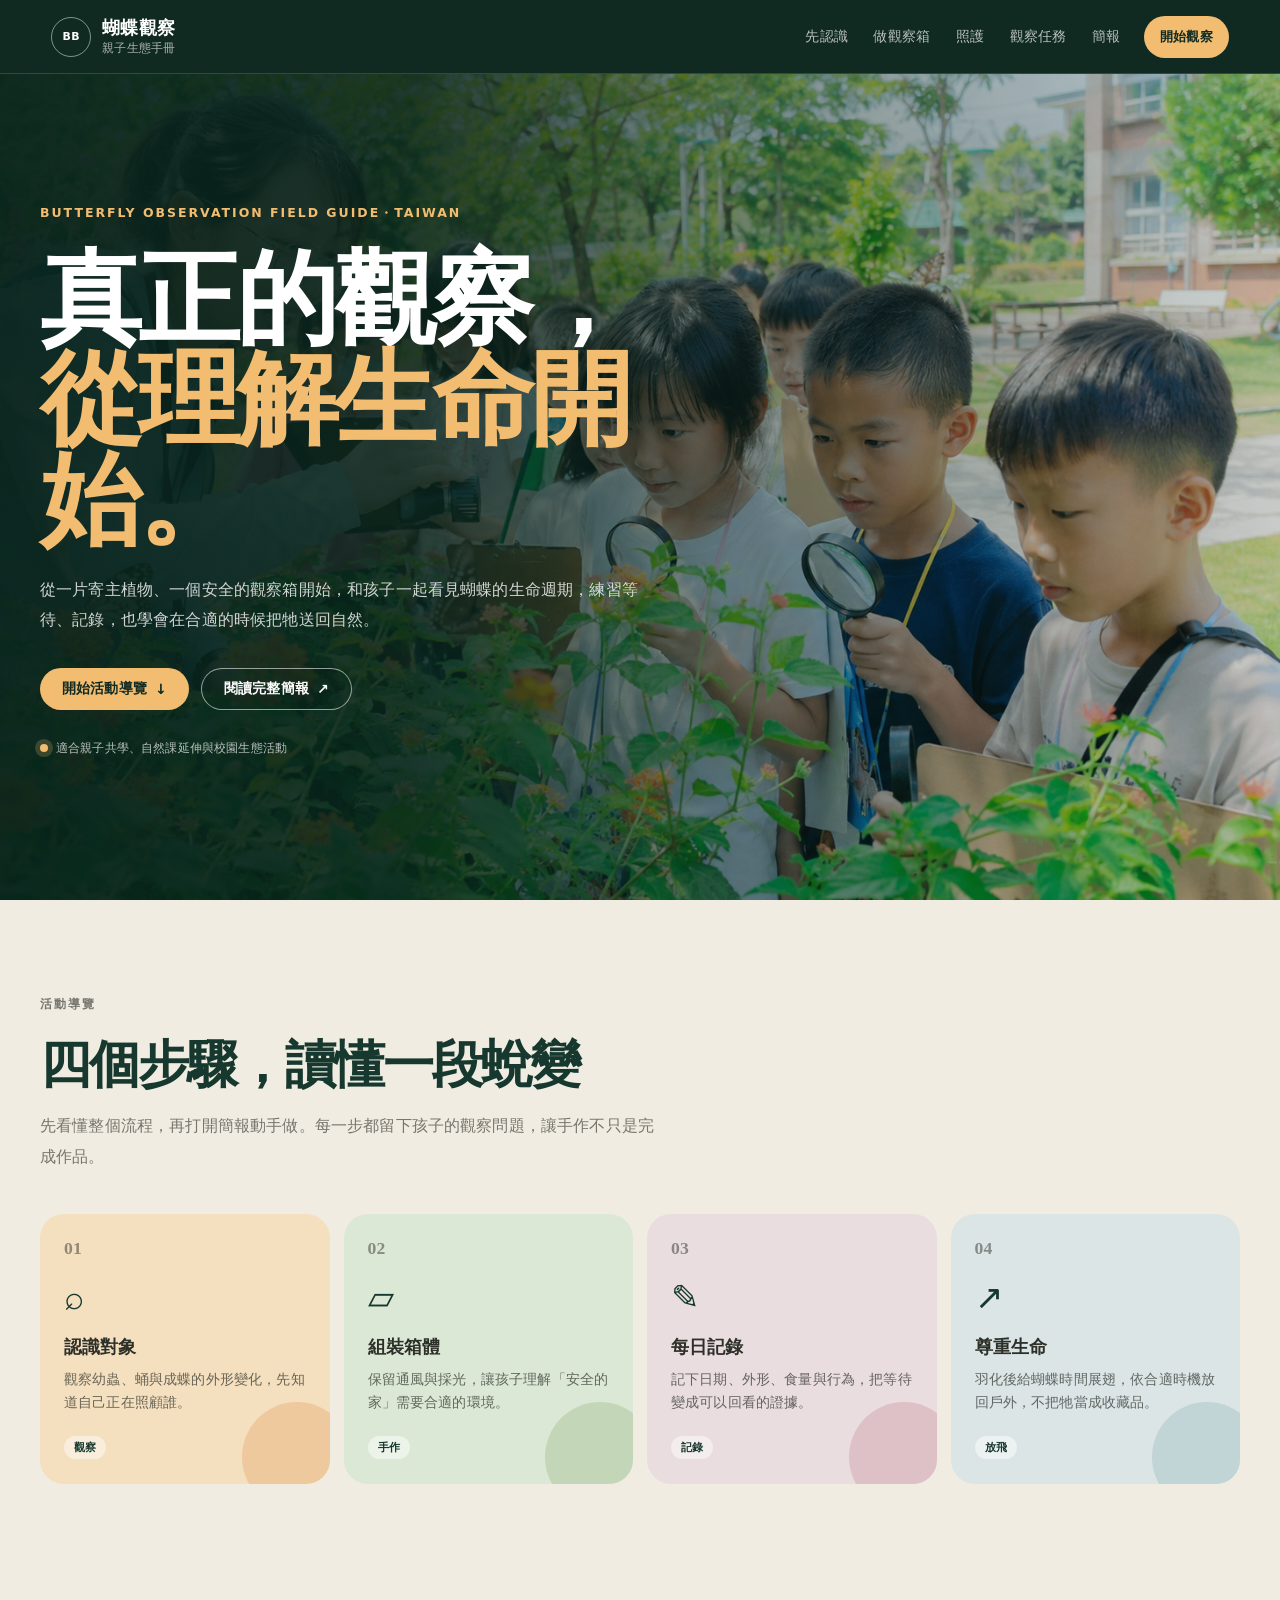
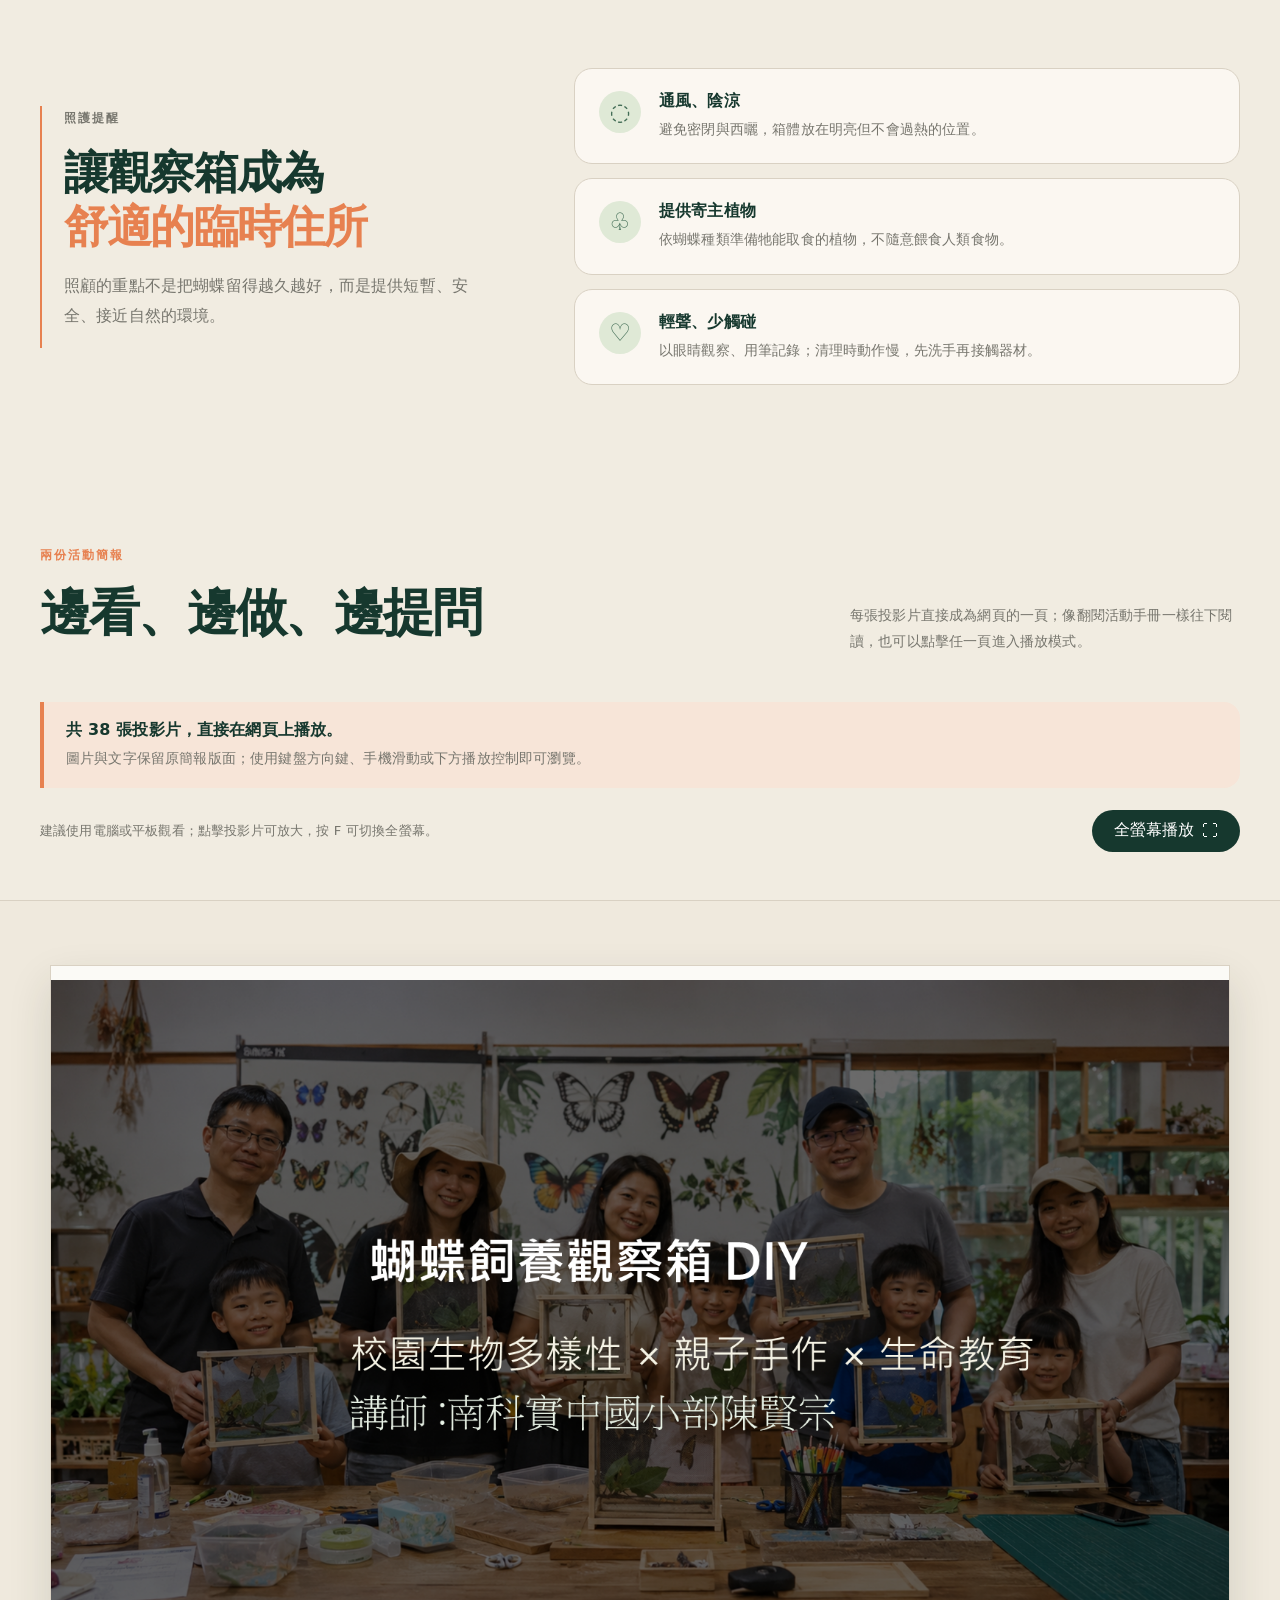
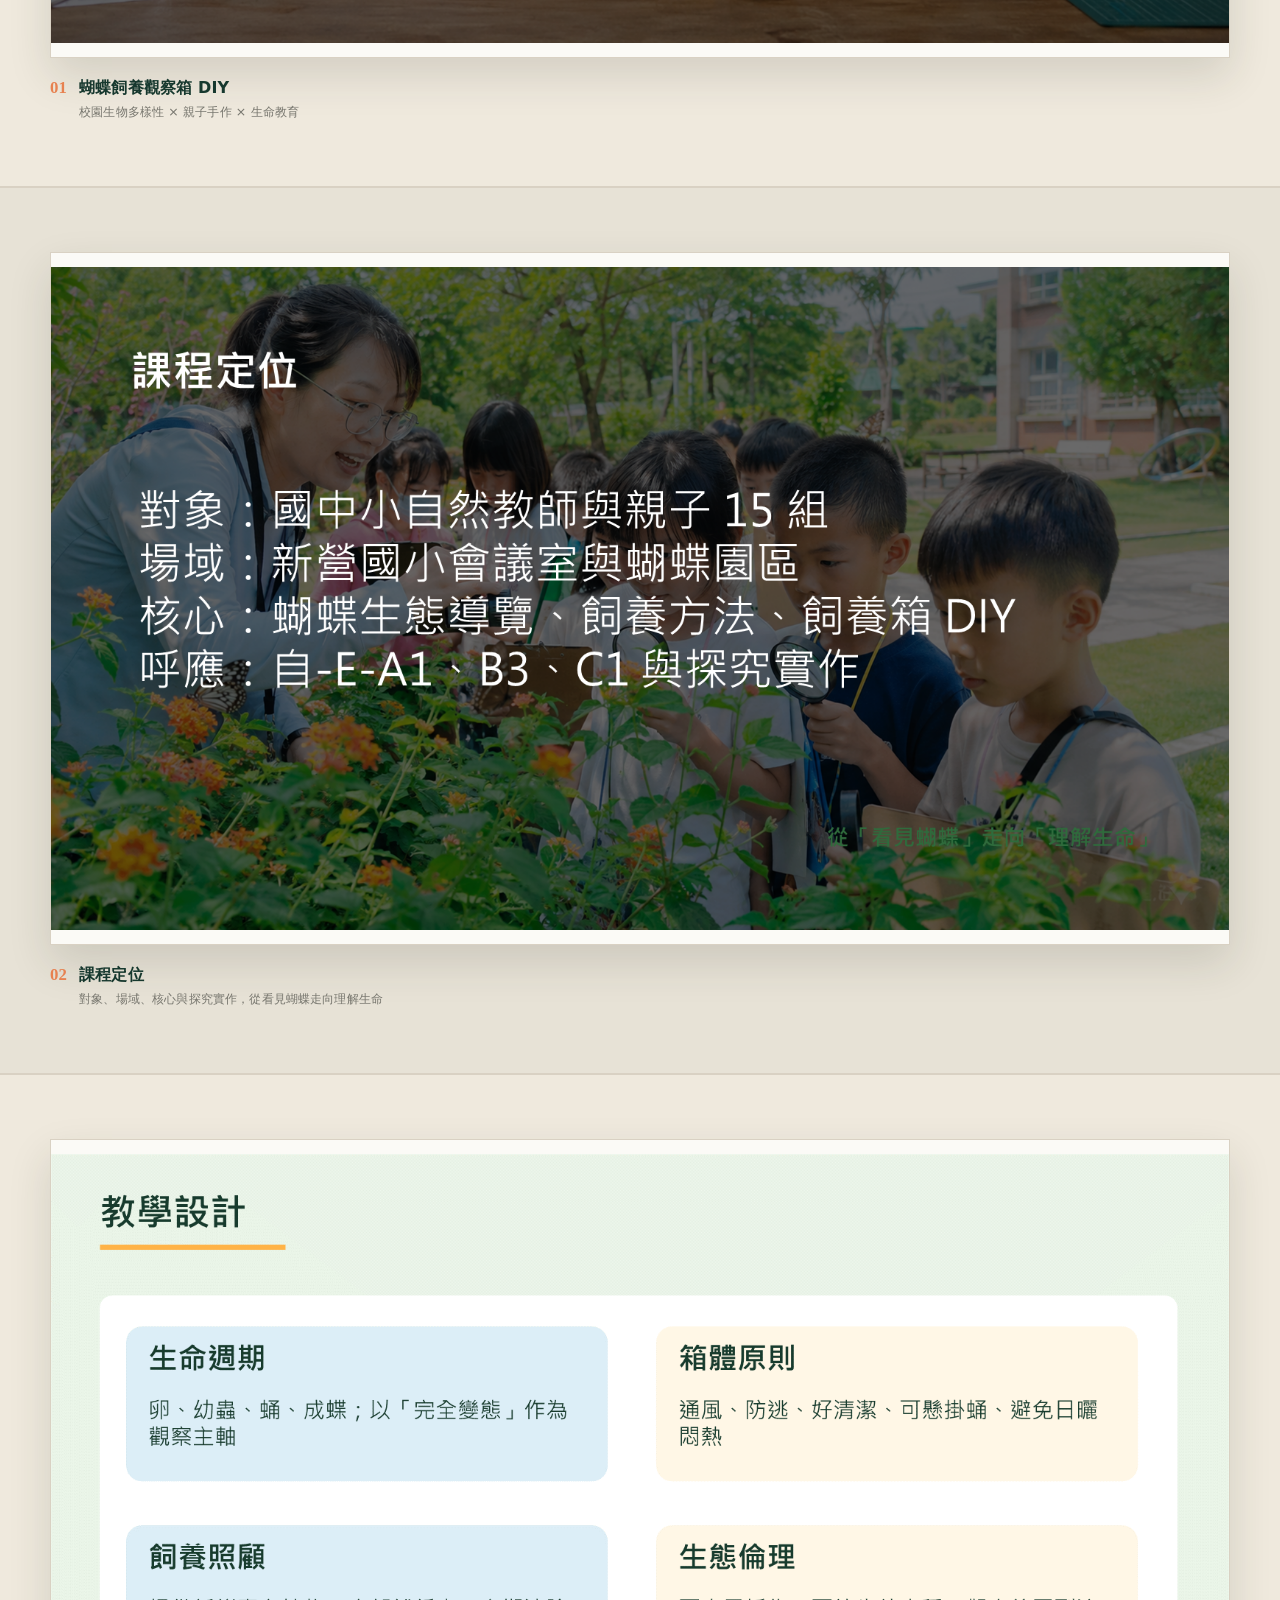
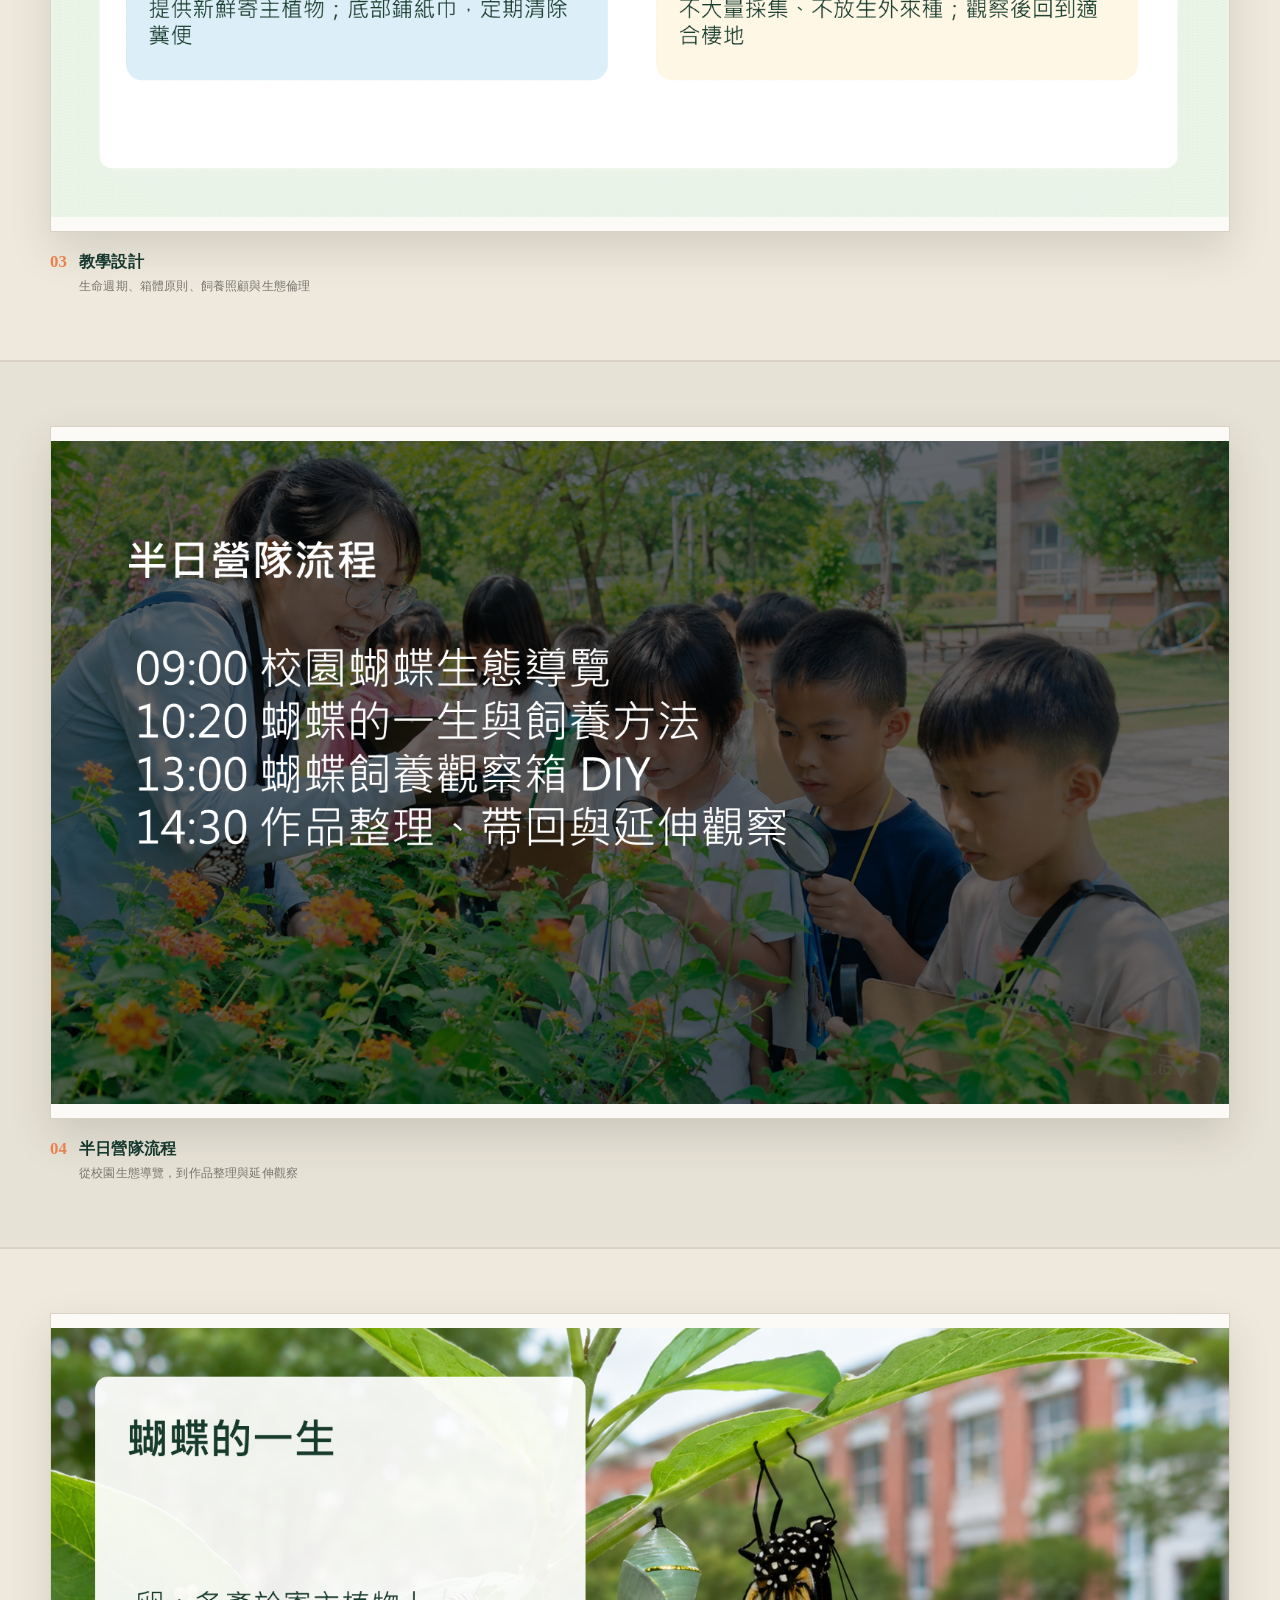
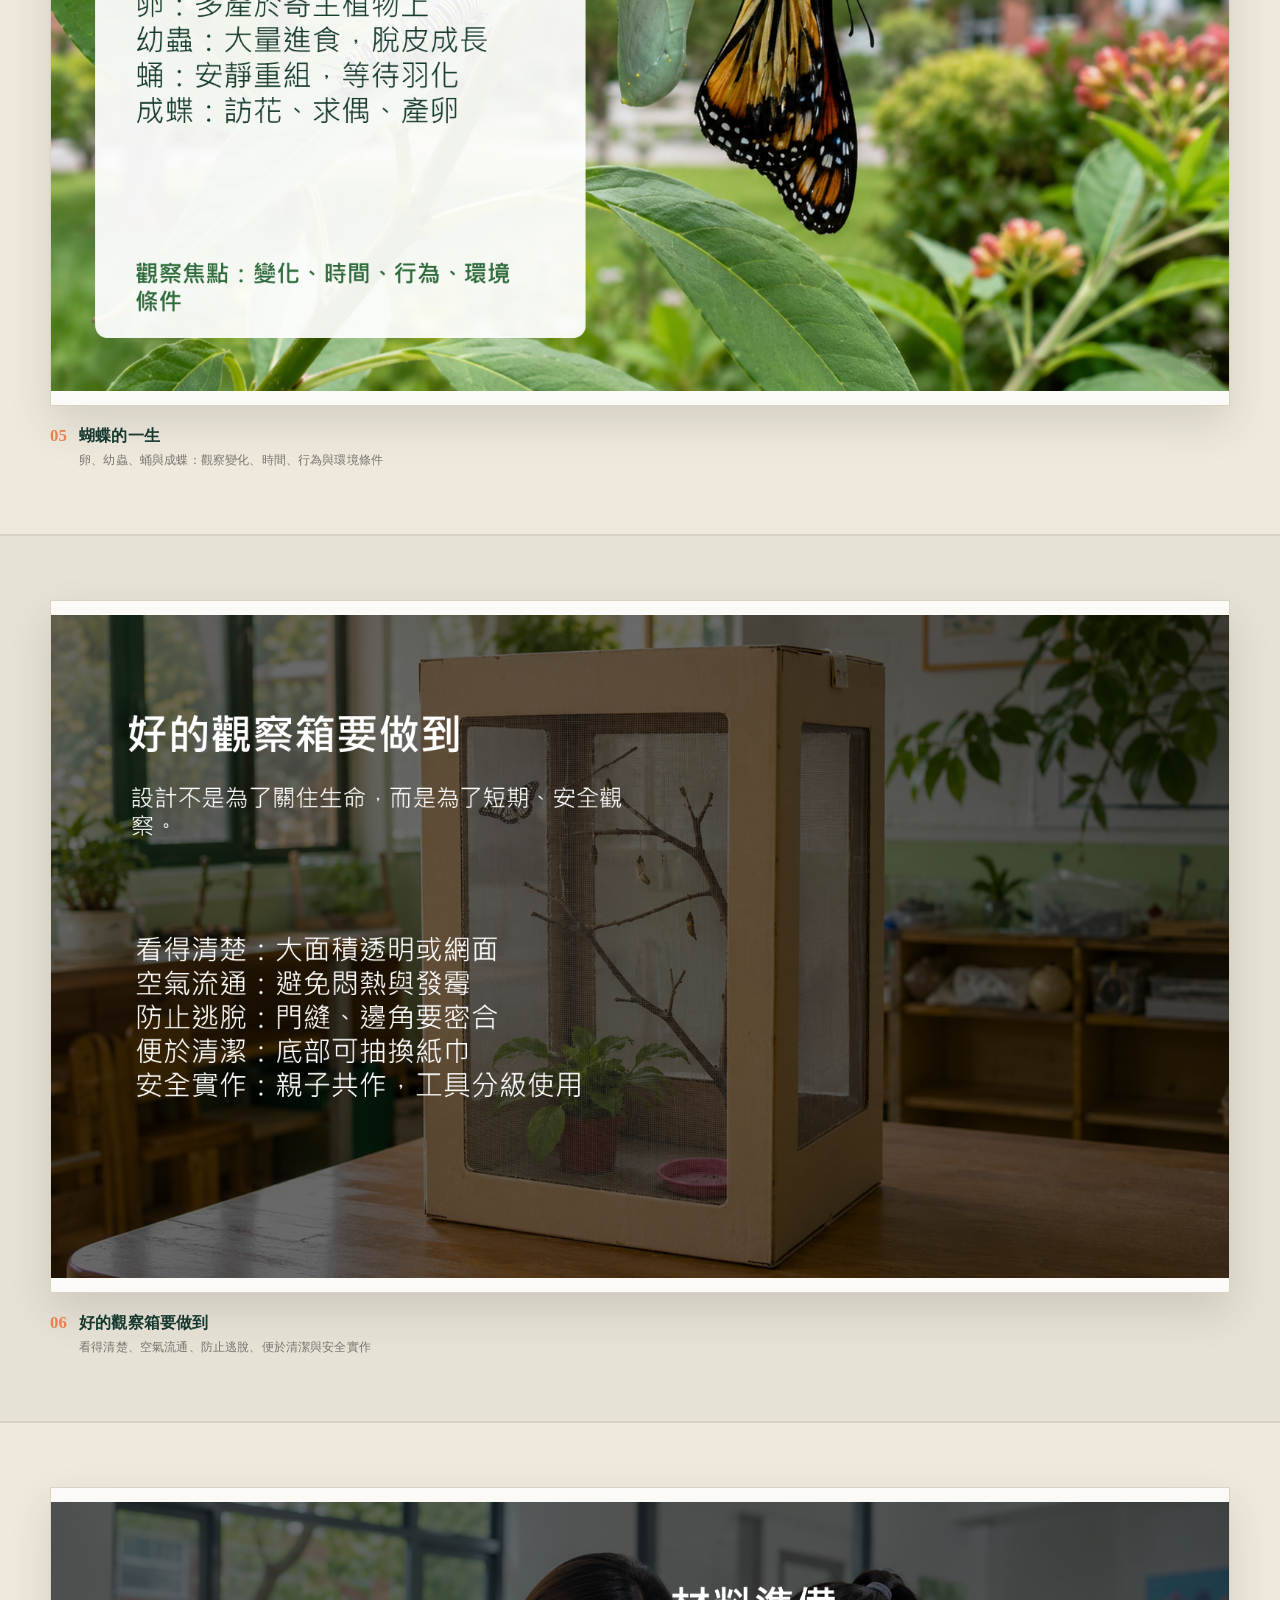
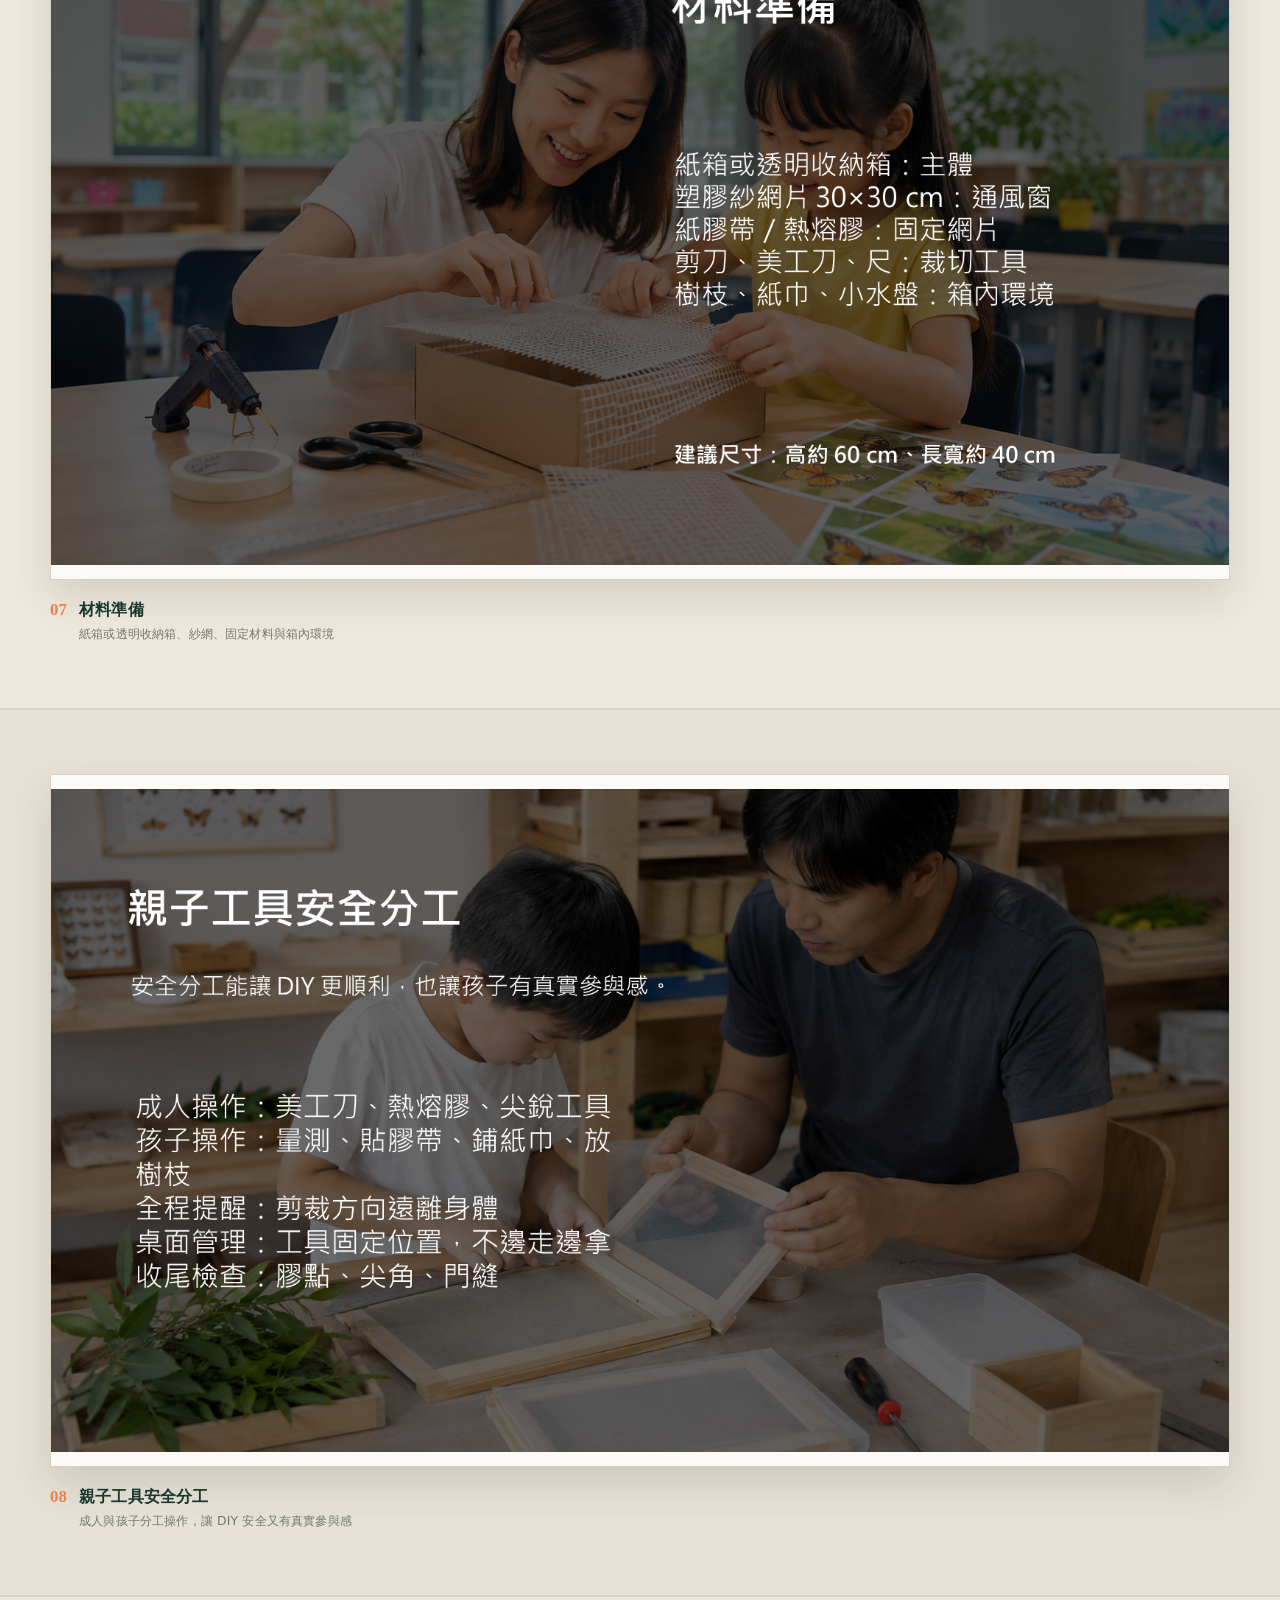
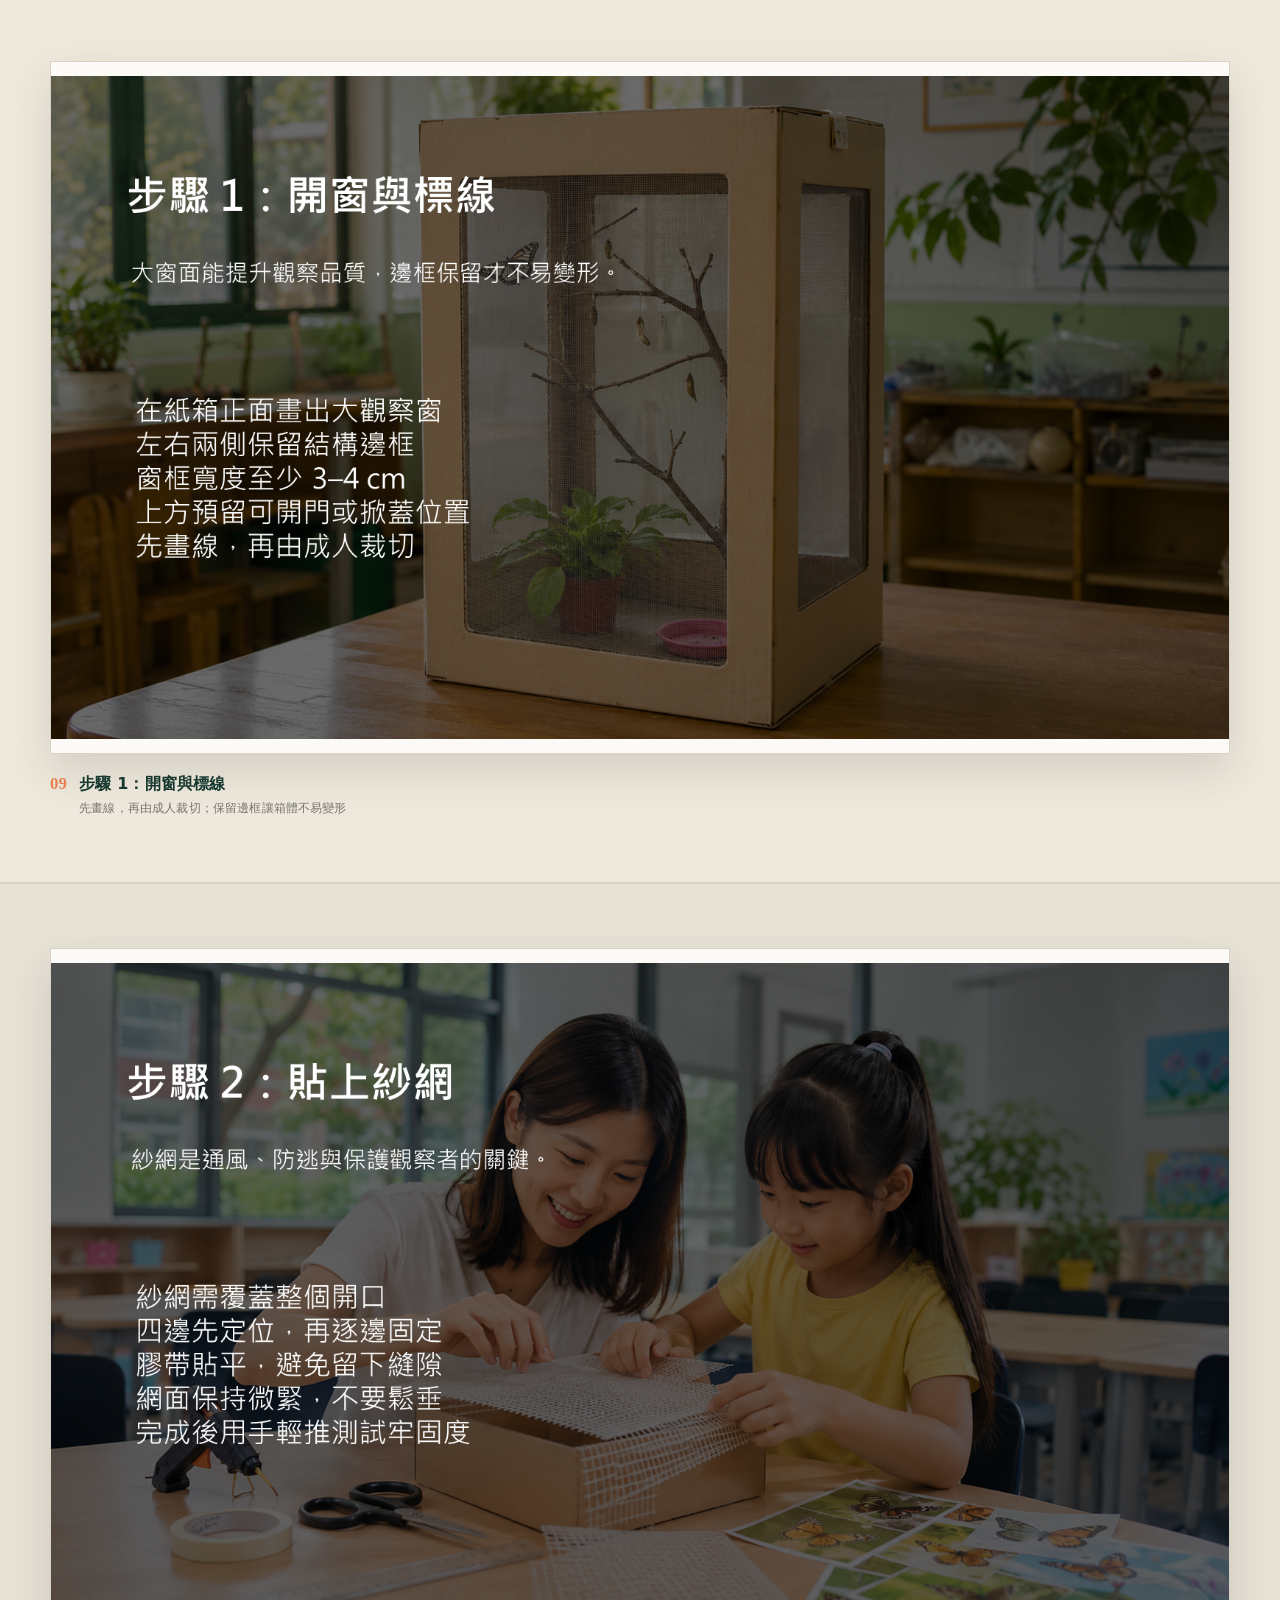
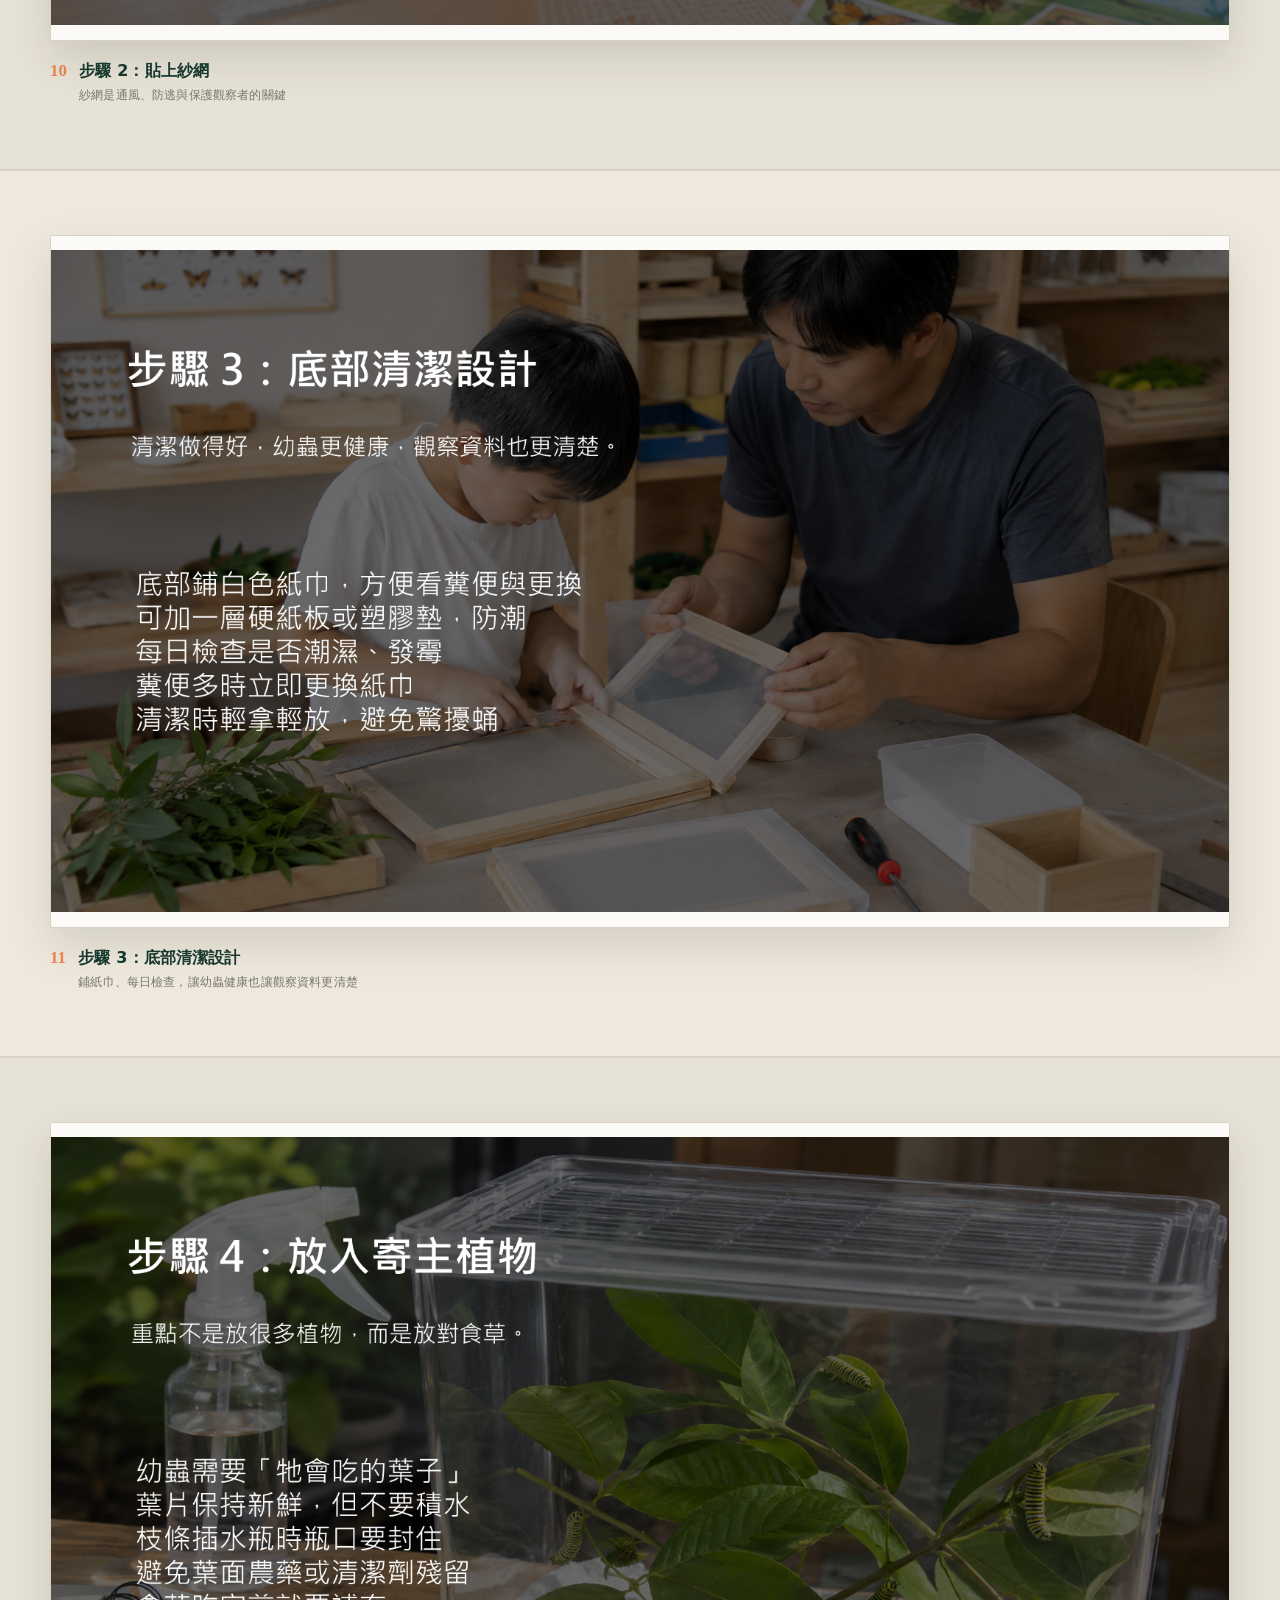
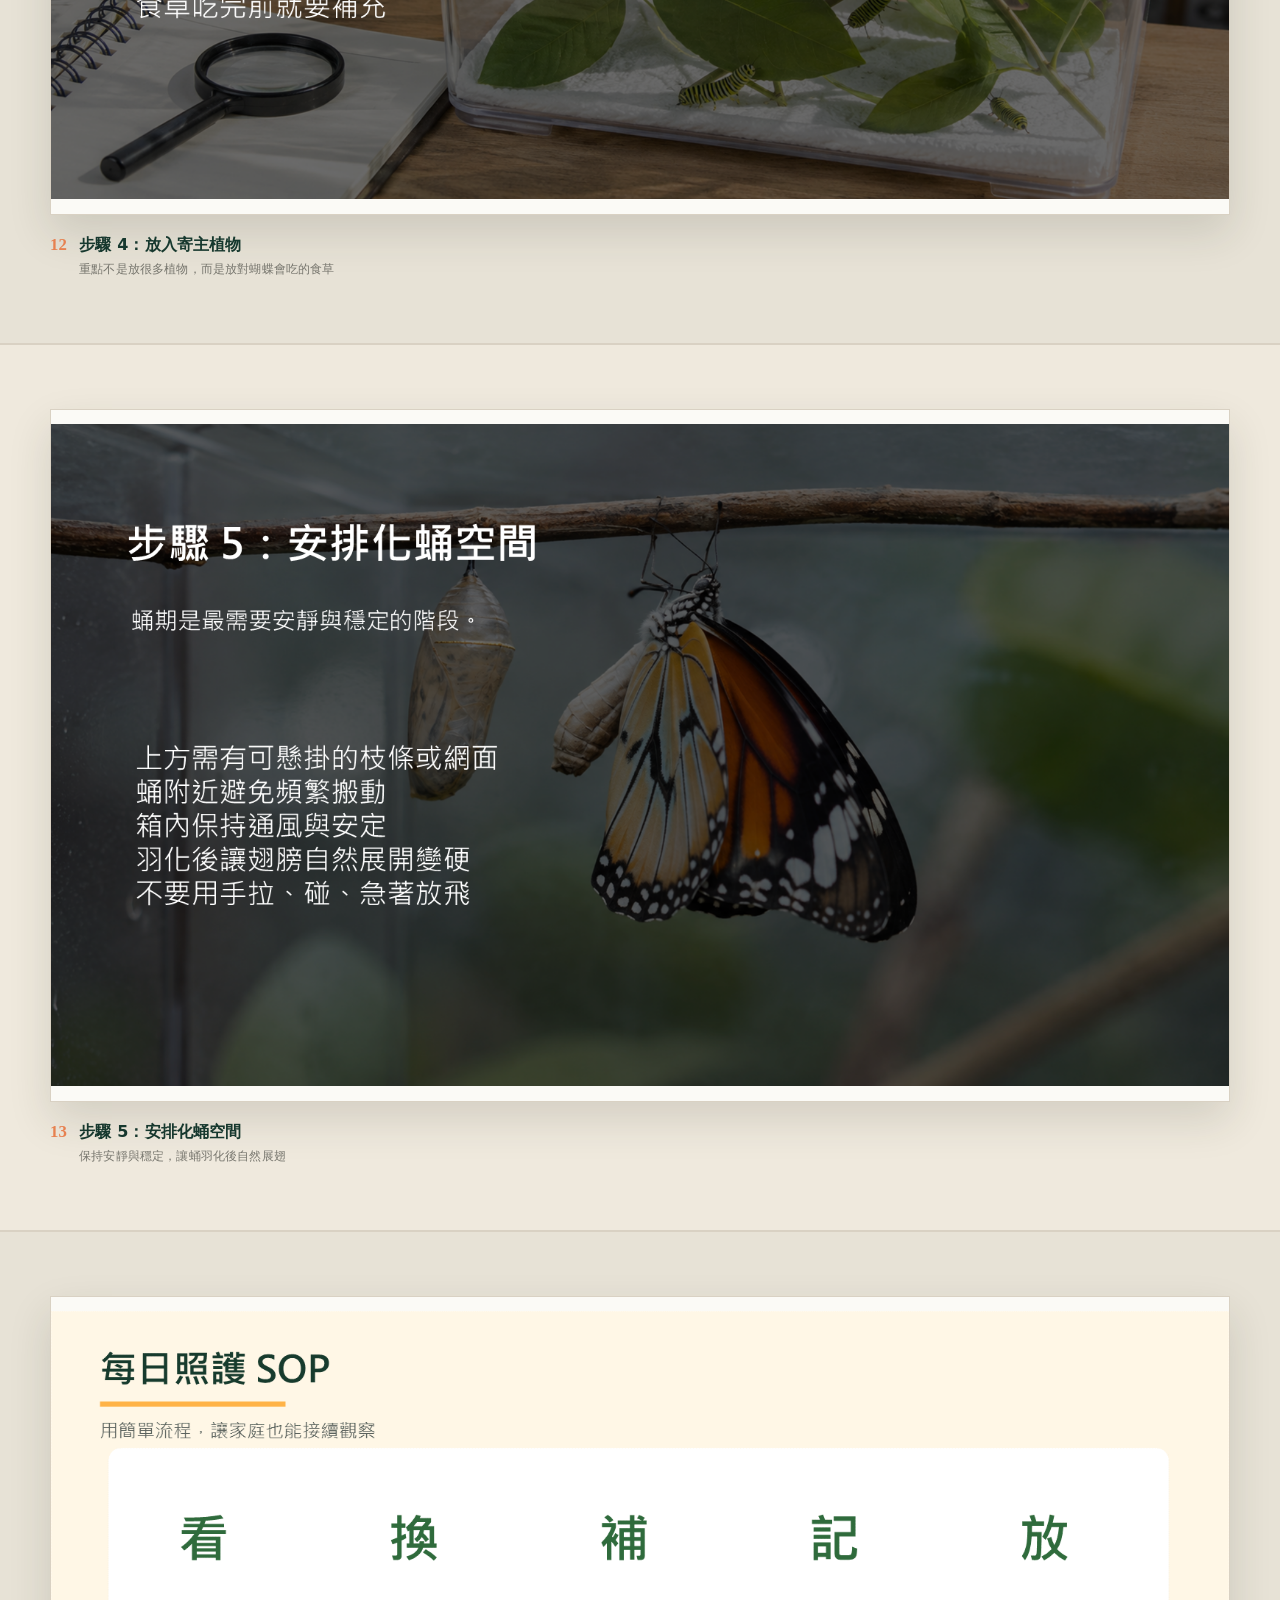
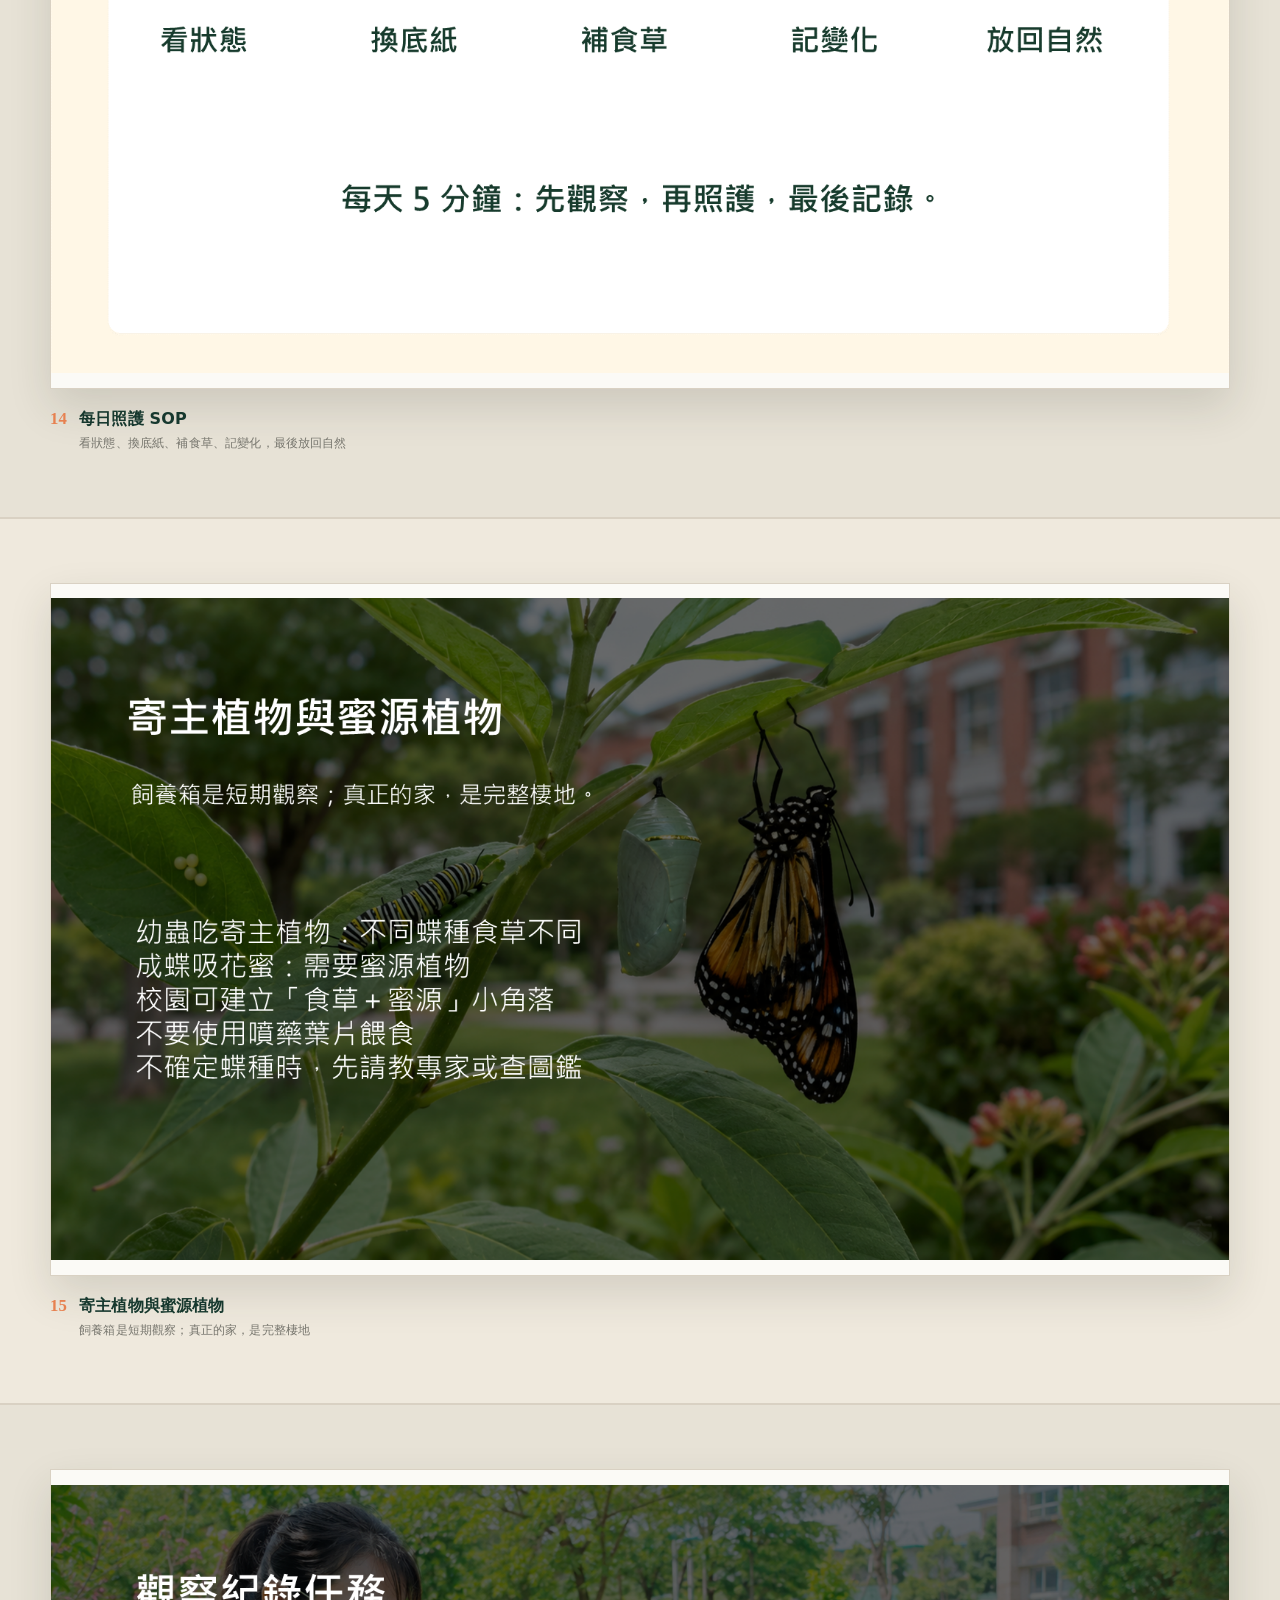
<file: index.html>
<!doctype html>
<html lang="zh-Hant">
<head>
  <meta charset="utf-8">
  <meta name="viewport" content="width=device-width, initial-scale=1">
  <meta name="theme-color" content="#102a22">
  <meta name="description" content="蝴蝶飼養觀察箱 DIY：親子手作、校園生物多樣性與生命教育活動導覽。">
  <meta property="og:type" content="website">
  <meta property="og:title" content="蝴蝶飼養觀察箱 DIY｜親子手作營">
  <meta property="og:description" content="從組裝觀察箱到記錄羽化，陪孩子用安全、尊重生命的方式觀察蝴蝶。">
  <meta property="og:url" content="https://prayer168.github.io/butterfly-box-diy/">
  <meta property="og:site_name" content="蝴蝶飼養觀察箱 DIY">
  <meta property="og:locale" content="zh_TW">
  <meta property="og:image" content="https://prayer168.github.io/butterfly-box-diy/assets/images/og-cover.png">
  <meta property="og:image:width" content="1200">
  <meta property="og:image:height" content="630">
  <meta name="twitter:card" content="summary_large_image">
  <meta name="twitter:image" content="https://prayer168.github.io/butterfly-box-diy/assets/images/og-cover.png">
  <title>蝴蝶飼養觀察箱 DIY｜親子手作營</title>
  <link rel="stylesheet" href="styles.css?v=20260816-hero1">
</head>
<body>
  <header class="topbar">
    <a class="brand" href="#top" aria-label="回到蝴蝶飼養觀察箱 DIY 首頁">
      <span class="brand-mark" aria-hidden="true">BB</span>
      <span>
        <strong>蝴蝶觀察</strong>
        <small>親子生態手冊</small>
      </span>
    </a>
    <nav class="site-nav" aria-label="頁面導覽">
      <a href="#guide">先認識</a>
      <a href="#slides">做觀察箱</a>
      <a href="#care-title">照護</a>
      <a href="#observe">觀察任務</a>
      <a href="#slides">簡報</a>
    </nav>
    <nav class="downloads" aria-label="主要行動">
      <a class="download-link" href="#guide">開始觀察</a>
    </nav>
  </header>

  <main id="top">
    <section class="hero" aria-labelledby="hero-title">
      <div class="hero-copy">
        <p class="eyebrow">BUTTERFLY OBSERVATION FIELD GUIDE・TAIWAN</p>
        <h1 id="hero-title">真正的觀察，<br><em>從理解生命開始。</em></h1>
        <p class="hero-lede">從一片寄主植物、一個安全的觀察箱開始，和孩子一起看見蝴蝶的生命週期，練習等待、記錄，也學會在合適的時候把牠送回自然。</p>
        <div class="hero-actions">
          <a class="button button-primary" href="#guide">開始活動導覽 <span aria-hidden="true">↓</span></a>
          <a class="button button-quiet" href="#slides">閱讀完整簡報 <span aria-hidden="true">↗</span></a>
        </div>
        <p class="hero-note"><span class="note-dot" aria-hidden="true"></span>適合親子共學、自然課延伸與校園生態活動</p>
      </div>
      <div class="hero-art" aria-label="一隻停在葉片上的蝴蝶插圖" role="img">
        <svg viewBox="0 0 500 430" aria-hidden="true" focusable="false">
          <defs>
            <linearGradient id="wing-left" x1="0" x2="1" y1="0" y2="1"><stop offset="0" stop-color="#ffca78"/><stop offset="1" stop-color="#ed7d55"/></linearGradient>
            <linearGradient id="wing-right" x1="1" x2="0" y1="0" y2="1"><stop offset="0" stop-color="#f8b86d"/><stop offset="1" stop-color="#d96052"/></linearGradient>
            <filter id="soft-shadow" x="-30%" y="-30%" width="160%" height="160%"><feDropShadow dx="0" dy="16" stdDeviation="14" flood-color="#7b5d3e" flood-opacity=".18"/></filter>
          </defs>
          <path class="art-leaf" d="M64 344c119-8 237 9 369-65-35 84-134 130-253 92-46-14-83-18-116-15Z"/>
          <path class="art-stem" d="M46 367c114-55 219-76 382-103"/>
          <path class="art-vein" d="M114 342c52-17 113-32 183-44M174 354c-7-27-3-54 9-78M228 346c8-25 28-50 56-71M289 333c25-18 53-31 84-38"/>
          <g class="art-butterfly" filter="url(#soft-shadow)">
            <path class="wing wing-left" d="M253 199c-52-96-139-135-177-93-39 43 10 124 114 153 21 6 44-16 63-60Z"/>
            <path class="wing wing-right" d="M270 199c52-96 139-135 177-93 39 43-10 124-114 153-21 6-44-16-63-60Z"/>
            <path class="wing lower-left" d="M251 215c-41 14-92 69-68 105 23 34 70 5 88-57 5-18-2-36-20-48Z"/>
            <path class="wing lower-right" d="M272 215c41 14 92 69 68 105-23 34-70 5-88-57-5-18 2-36 20-48Z"/>
            <path class="wing-mark mark-left" d="M114 132c27-17 68 1 98 40M128 177c21 16 40 25 64 31M385 132c-27-17-68 1-98 40M371 177c-21 16-40 25-64 31"/>
            <circle class="wing-eye eye-left" cx="137" cy="122" r="13"/><circle class="wing-eye eye-right" cx="363" cy="122" r="13"/>
            <path class="body" d="M262 137c-17 30-20 77-5 111 10 17 22 16 31 0 15-34 12-81-5-111-7-12-14-12-21 0Z"/><circle class="head" cx="270" cy="130" r="16"/>
            <path class="antenna" d="M260 119c-20-25-35-29-47-19M280 119c20-25 35-29 47-19"/><circle class="antenna-tip" cx="212" cy="100" r="4"/><circle class="antenna-tip" cx="328" cy="100" r="4"/>
          </g>
          <circle class="art-spark spark-one" cx="100" cy="80" r="5"/><circle class="art-spark spark-two" cx="414" cy="210" r="7"/><circle class="art-spark spark-three" cx="385" cy="52" r="4"/>
        </svg>
      </div>
    </section>

    <section id="guide" class="section section-guide" aria-labelledby="guide-title">
      <div class="section-heading">
        <p class="eyebrow">活動導覽</p>
        <h2 id="guide-title">四個步驟，讀懂一段蛻變</h2>
        <p>先看懂整個流程，再打開簡報動手做。每一步都留下孩子的觀察問題，讓手作不只是完成作品。</p>
      </div>
      <div class="steps-grid">
        <article class="step-card step-card-one"><span class="step-number">01</span><div class="step-icon" aria-hidden="true">⌕</div><h3>認識對象</h3><p>觀察幼蟲、蛹與成蝶的外形變化，先知道自己正在照顧誰。</p><span class="step-tag">觀察</span></article>
        <article class="step-card step-card-two"><span class="step-number">02</span><div class="step-icon" aria-hidden="true">▱</div><h3>組裝箱體</h3><p>保留通風與採光，讓孩子理解「安全的家」需要合適的環境。</p><span class="step-tag">手作</span></article>
        <article class="step-card step-card-three"><span class="step-number">03</span><div class="step-icon" aria-hidden="true">✎</div><h3>每日記錄</h3><p>記下日期、外形、食量與行為，把等待變成可以回看的證據。</p><span class="step-tag">記錄</span></article>
        <article class="step-card step-card-four"><span class="step-number">04</span><div class="step-icon" aria-hidden="true">↗</div><h3>尊重生命</h3><p>羽化後給蝴蝶時間展翅，依合適時機放回戶外，不把牠當成收藏品。</p><span class="step-tag">放飛</span></article>
      </div>
    </section>

    <section class="section care-section" aria-labelledby="care-title">
      <div class="care-intro"><p class="eyebrow">照護提醒</p><h2 id="care-title">讓觀察箱成為<br><em>舒適的臨時住所</em></h2><p>照顧的重點不是把蝴蝶留得越久越好，而是提供短暫、安全、接近自然的環境。</p></div>
      <div class="care-list">
        <article class="care-item"><span class="care-icon" aria-hidden="true">◌</span><div><h3>通風、陰涼</h3><p>避免密閉與西曬，箱體放在明亮但不會過熱的位置。</p></div></article>
        <article class="care-item"><span class="care-icon" aria-hidden="true">♧</span><div><h3>提供寄主植物</h3><p>依蝴蝶種類準備牠能取食的植物，不隨意餵食人類食物。</p></div></article>
        <article class="care-item"><span class="care-icon" aria-hidden="true">♡</span><div><h3>輕聲、少觸碰</h3><p>以眼睛觀察、用筆記錄；清理時動作慢，先洗手再接觸器材。</p></div></article>
      </div>
    </section>

    <section id="slides" class="section presentation-section" aria-labelledby="slides-title">
      <div class="section-heading presentation-heading">
        <div><p class="eyebrow">兩份活動簡報</p><h2 id="slides-title">邊看、邊做、邊提問</h2></div>
        <p>每張投影片直接成為網頁的一頁；像翻閱活動手冊一樣往下閱讀，也可以點擊任一頁進入播放模式。</p>
      </div>
      <div class="presentation-note" role="note">
        <strong>共 38 張投影片，直接在網頁上播放。</strong>
        <span>圖片與文字保留原簡報版面；使用鍵盤方向鍵、手機滑動或下方播放控制即可瀏覽。</span>
      </div>
      <div class="presentation-actions">
        <p>建議使用電腦或平板觀看；點擊投影片可放大，按 F 可切換全螢幕。</p>
        <button type="button" class="button button-primary" id="presentation-fullscreen" aria-controls="presentation-player" aria-pressed="false">全螢幕播放 <span aria-hidden="true">⛶</span></button>
      </div>
      <div class="presentation-stage" id="presentation-stage">
        <div class="presentation-deck" id="presentation-deck" aria-label="蝴蝶觀察活動 38 張投影片"></div>
      </div>
      <div class="presentation-source" role="note"><span>內容來源：蝴蝶飼養觀察箱 DIY 活動簡報；第 21 頁起追加《臺灣蝴蝶人工飼養與羽化成功指南》。</span><a href="https://drive.google.com/uc?export=download&amp;id=1TOnrDVsV550KKuGw68ZPwcJ24jXbGp5j" target="_blank" rel="noopener noreferrer">下載原始 PPTX ↗</a></div>
      <dialog class="presentation-player" id="presentation-player" aria-labelledby="presentation-player-title">
        <div class="player-shell">
          <div class="player-toolbar">
            <div><span class="player-kicker">蝴蝶觀察活動簡報</span><span class="player-count" id="presentation-player-count">01 / 38</span></div>
            <button type="button" class="player-close" id="presentation-player-close" aria-label="關閉播放模式">關閉 ×</button>
          </div>
          <div class="player-canvas"><img id="presentation-player-image" src="assets/presentations/butterfly-box/slide-01.png" alt="第 1 張投影片" loading="eager"></div>
          <div class="player-footer">
            <div><h3 id="presentation-player-title">蝴蝶飼養觀察箱 DIY</h3><p id="presentation-player-caption">校園生物多樣性 × 親子手作 × 生命教育</p></div>
            <div class="player-controls" aria-label="播放控制"><button type="button" id="presentation-player-prev" aria-label="上一張">←</button><button type="button" id="presentation-player-autoplay" aria-pressed="false">自動播放</button><button type="button" id="presentation-player-next" aria-label="下一張">→</button></div>
          </div>
        </div>
      </dialog>
    </section>

    <section id="observe" class="section observation-section" aria-labelledby="observe-title">
      <div class="observation-copy"><p class="eyebrow">親子觀察任務</p><h2 id="observe-title">今天看見了什麼？</h2><p>完成一項就勾起來。進度會保存在這台裝置，下次回來可以接著觀察。</p><div class="progress-summary" aria-live="polite"><strong id="progress-count">0 / 4</strong><span>項任務完成</span></div><div class="progress-track" aria-hidden="true"><span id="progress-bar"></span></div></div>
      <div class="observation-list" role="group" aria-label="觀察任務清單">
        <label class="observation-task"><input type="checkbox" data-task="shape"><span class="checkmark" aria-hidden="true"></span><span><strong>我畫下今天看到的外形</strong><small>幼蟲、蛹或成蝶？有哪些明顯特徵？</small></span></label>
        <label class="observation-task"><input type="checkbox" data-task="plant"><span class="checkmark" aria-hidden="true"></span><span><strong>我找到牠正在吃的植物</strong><small>葉片有沒有被啃食的痕跡？</small></span></label>
        <label class="observation-task"><input type="checkbox" data-task="change"><span class="checkmark" aria-hidden="true"></span><span><strong>我記錄一個變化</strong><small>顏色、大小、位置或行為有改變嗎？</small></span></label>
        <label class="observation-task"><input type="checkbox" data-task="care"><span class="checkmark" aria-hidden="true"></span><span><strong>我確認觀察箱安全舒適</strong><small>通風、陰涼、乾淨，而且沒有被頻繁碰觸。</small></span></label>
      </div>
    </section>

    <section class="closing-callout" aria-label="活動結語"><span class="closing-mark" aria-hidden="true">✦</span><p><strong>每一次羽化，都是一次溫柔的提醒：</strong><br>我們可以靠近自然，也要為自然留下離開的路。</p><a class="button button-light" href="#top">回到頁首 ↑</a></section>
  </main>

  <footer class="footer"><span>蝴蝶飼養觀察箱 DIY</span><span>親子手作營・校園生物多樣性</span></footer>
  <script src="js/app.js?v=20260816-hero1" defer></script>
  <script src="js/presentation.js?v=20260822-deck2" defer></script>
<script src="https://prayer168.github.io/science-portal/assets/material-visit-count.js" data-material="https://prayer168.github.io/butterfly-box-diy/" defer></script>
</body>
</html>
</file>
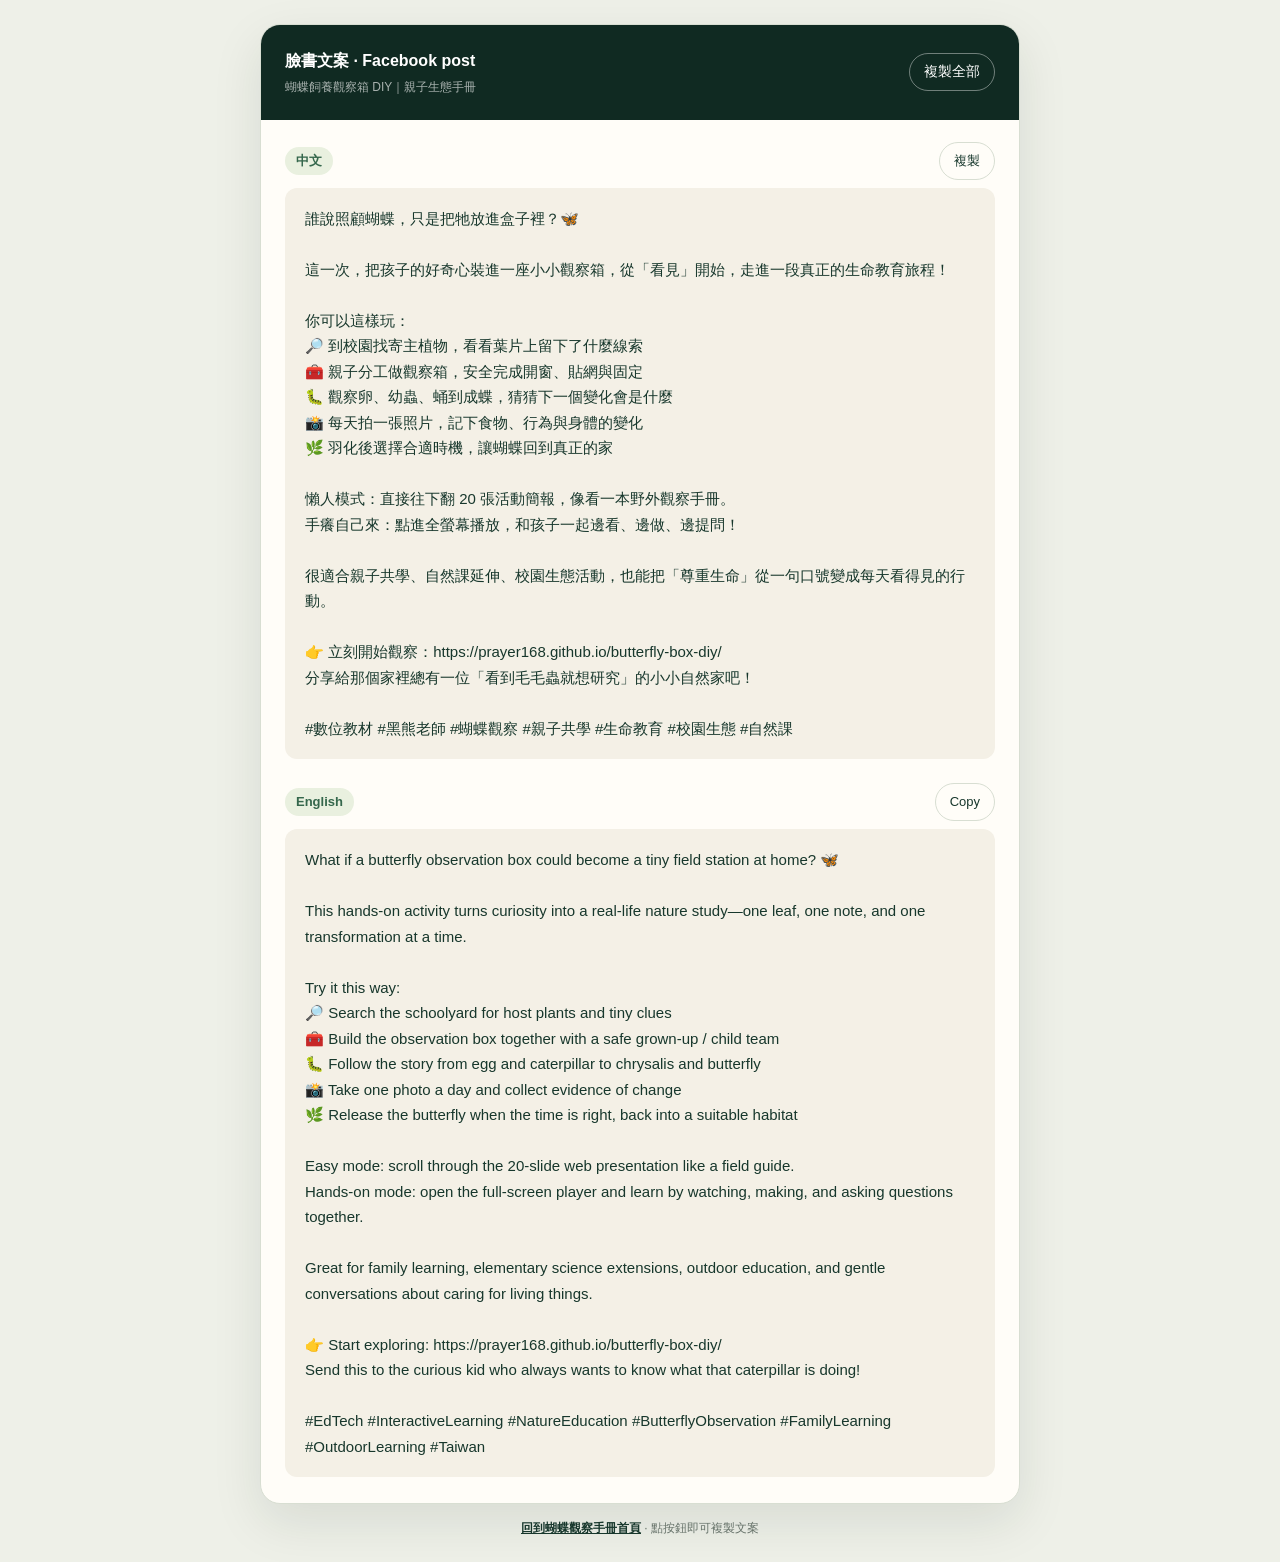
<file: share/facebook-post.html>
<!doctype html>
<html lang="zh-Hant">
<head>
  <meta charset="utf-8">
  <meta name="viewport" content="width=device-width, initial-scale=1">
  <title>臉書文案｜蝴蝶觀察手冊</title>
  <meta property="og:type" content="website">
  <meta property="og:title" content="蝴蝶飼養觀察箱 DIY｜臉書文案">
  <meta property="og:description" content="一鍵複製蝴蝶觀察箱 DIY 的中英雙語分享文案。">
  <meta property="og:url" content="https://prayer168.github.io/butterfly-box-diy/share/facebook-post.html">
  <meta property="og:image" content="https://prayer168.github.io/butterfly-box-diy/assets/images/og-cover.png">
  <meta property="og:image:width" content="1200">
  <meta property="og:image:height" content="630">
  <meta name="twitter:card" content="summary_large_image">
  <meta name="twitter:image" content="https://prayer168.github.io/butterfly-box-diy/assets/images/og-cover.png">
  <style>
    :root { --bg:#eef0e8; --card:#fffdf8; --surface:#f4f0e6; --text:#17372c; --muted:#667269; --gold:#f2bd70; --line:#d8ded2; }
    * { box-sizing:border-box; }
    body { margin:0; padding:24px 16px; background:var(--bg); color:var(--text); font-family:-apple-system,"Segoe UI","Noto Sans TC","Microsoft JhengHei",sans-serif; line-height:1.7; }
    .wrap { max-width:760px; margin:auto; }
    .card { overflow:hidden; border:1px solid var(--line); border-radius:20px; background:var(--card); box-shadow:0 18px 50px rgba(16,42,34,.10); }
    .head { display:flex; align-items:center; justify-content:space-between; gap:12px; padding:22px 24px; background:#102a22; color:#fff; }
    .title { font-weight:800; }.title small { display:block; margin-top:3px; color:rgba(255,255,255,.64); font-size:12px; font-weight:400; }
    button { min-height:38px; padding:6px 14px; border:1px solid rgba(255,255,255,.4); border-radius:999px; background:transparent; color:inherit; cursor:pointer; font:inherit; font-size:14px; }
    button:hover { background:rgba(255,255,255,.12); }
    .body { padding:22px 24px 26px; }.seg { margin-bottom:24px; }.seg:last-child { margin-bottom:0; }
    .seg-head { display:flex; align-items:center; justify-content:space-between; margin-bottom:8px; }.tag { padding:3px 11px; border-radius:999px; background:#e9f0df; color:#35674c; font-size:13px; font-weight:800; }.copy-one { border-color:var(--line); color:var(--text); font-size:13px; }.copy-one:hover { background:var(--surface); }
    .post { white-space:pre-wrap; overflow-wrap:anywhere; padding:18px 20px; border-radius:12px; background:var(--surface); color:var(--text); font-size:15px; }
    .foot { margin:14px auto 0; color:var(--muted); font-size:12px; text-align:center; }.foot a { color:var(--text); font-weight:700; }
  </style>
</head>
<body>
  <main class="wrap">
    <section class="card">
      <header class="head"><div class="title">臉書文案 · Facebook post<small>蝴蝶飼養觀察箱 DIY｜親子生態手冊</small></div><button id="copy-all" type="button">複製全部</button></header>
      <div class="body">
        <section class="seg"><div class="seg-head"><span class="tag">中文</span><button class="copy-one" data-target="zh" type="button">複製</button></div><div id="zh" class="post">誰說照顧蝴蝶，只是把牠放進盒子裡？🦋

這一次，把孩子的好奇心裝進一座小小觀察箱，從「看見」開始，走進一段真正的生命教育旅程！

你可以這樣玩：
🔎 到校園找寄主植物，看看葉片上留下了什麼線索
🧰 親子分工做觀察箱，安全完成開窗、貼網與固定
🐛 觀察卵、幼蟲、蛹到成蝶，猜猜下一個變化會是什麼
📸 每天拍一張照片，記下食物、行為與身體的變化
🌿 羽化後選擇合適時機，讓蝴蝶回到真正的家

懶人模式：直接往下翻 20 張活動簡報，像看一本野外觀察手冊。
手癢自己來：點進全螢幕播放，和孩子一起邊看、邊做、邊提問！

很適合親子共學、自然課延伸、校園生態活動，也能把「尊重生命」從一句口號變成每天看得見的行動。

👉 立刻開始觀察：https://prayer168.github.io/butterfly-box-diy/
分享給那個家裡總有一位「看到毛毛蟲就想研究」的小小自然家吧！

#數位教材 #黑熊老師 #蝴蝶觀察 #親子共學 #生命教育 #校園生態 #自然課</div></section>
        <section class="seg"><div class="seg-head"><span class="tag">English</span><button class="copy-one" data-target="en" type="button">Copy</button></div><div id="en" class="post">What if a butterfly observation box could become a tiny field station at home? 🦋

This hands-on activity turns curiosity into a real-life nature study—one leaf, one note, and one transformation at a time.

Try it this way:
🔎 Search the schoolyard for host plants and tiny clues
🧰 Build the observation box together with a safe grown-up / child team
🐛 Follow the story from egg and caterpillar to chrysalis and butterfly
📸 Take one photo a day and collect evidence of change
🌿 Release the butterfly when the time is right, back into a suitable habitat

Easy mode: scroll through the 20-slide web presentation like a field guide.
Hands-on mode: open the full-screen player and learn by watching, making, and asking questions together.

Great for family learning, elementary science extensions, outdoor education, and gentle conversations about caring for living things.

👉 Start exploring: https://prayer168.github.io/butterfly-box-diy/
Send this to the curious kid who always wants to know what that caterpillar is doing!

#EdTech #InteractiveLearning #NatureEducation #ButterflyObservation #FamilyLearning #OutdoorLearning #Taiwan</div></section>
      </div>
    </section>
    <p class="foot"><a href="../">回到蝴蝶觀察手冊首頁</a> · 點按鈕即可複製文案</p>
  </main>
  <script>
    (function () {
      function flash(button, text) { var old = button.textContent; button.textContent = text; setTimeout(function () { button.textContent = old; }, 1600); }
      function fallback(text, button, done) { var area = document.createElement('textarea'); area.value = text; area.style.position = 'fixed'; area.style.opacity = '0'; document.body.appendChild(area); area.select(); try { document.execCommand('copy'); flash(button, done); } finally { document.body.removeChild(area); } }
      function copy(text, button, done) { if (navigator.clipboard && navigator.clipboard.writeText) { navigator.clipboard.writeText(text).then(function () { flash(button, done); }).catch(function () { fallback(text, button, done); }); } else { fallback(text, button, done); } }
      var zh = document.getElementById('zh').textContent, en = document.getElementById('en').textContent;
      document.getElementById('copy-all').addEventListener('click', function () { copy(zh + '\n\n— — —\n\n' + en, this, '已複製！'); });
      document.querySelectorAll('.copy-one').forEach(function (button) { button.addEventListener('click', function () { var target = this.getAttribute('data-target'); copy(document.getElementById(target).textContent, this, target === 'zh' ? '已複製！' : 'Copied!'); }); });
    }());
  </script>
</body>
</html>
</file>
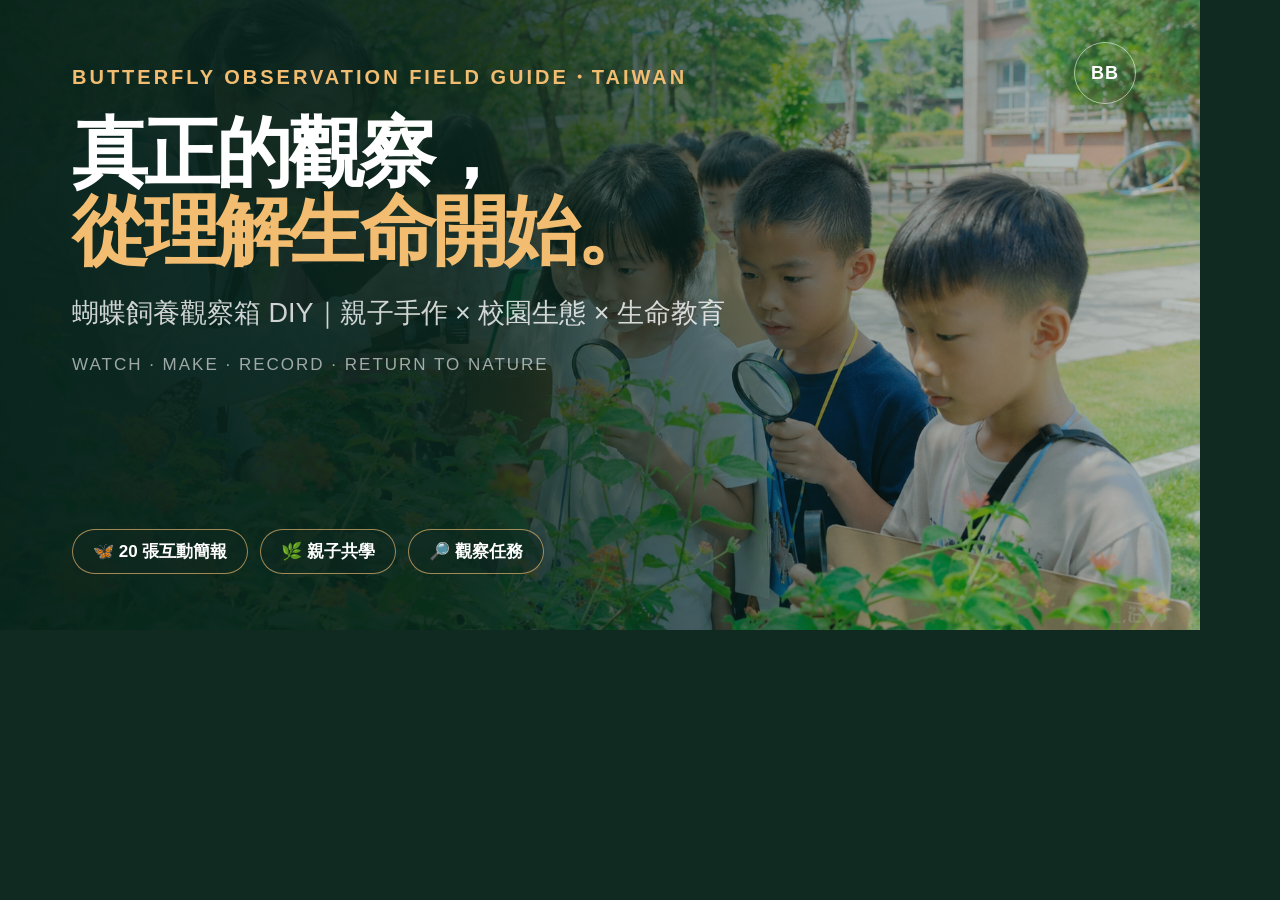
<file: share/og-cover.html>
<!doctype html>
<html lang="zh-Hant">
<head>
<meta charset="utf-8">
<style>
  *{box-sizing:border-box}html,body{margin:0;width:1200px;height:630px}body{overflow:hidden;background:#102a22;color:#fff;font-family:"Noto Sans TC","Microsoft JhengHei",Arial,sans-serif}
  .cover{position:relative;width:1200px;height:630px;background-image:linear-gradient(90deg,rgba(8,35,27,.98) 0%,rgba(8,35,27,.9) 38%,rgba(8,35,27,.38) 72%,rgba(8,35,27,.25) 100%),url('../assets/hero-butterfly-observation.png');background-position:center;background-size:cover}
  .copy{position:absolute;left:72px;top:64px;width:740px}.eyebrow{margin:0 0 24px;color:#f2bd70;font-size:20px;font-weight:800;letter-spacing:3px}.title{margin:0;color:#fff;font-family:Georgia,"Noto Serif TC","Microsoft JhengHei",serif;font-size:76px;line-height:1.02;letter-spacing:-4px}.title em{color:#f2bd70;font-style:normal}.sub{margin:24px 0 0;color:rgba(255,255,255,.8);font-size:27px;line-height:1.45}.en{margin-top:22px;color:rgba(255,255,255,.6);font-size:17px;letter-spacing:2px}.tags{position:absolute;left:72px;bottom:56px;display:flex;gap:12px}.tag{padding:10px 20px;border:1px solid rgba(242,189,112,.65);border-radius:999px;background:rgba(16,42,34,.52);color:#fff;font-size:17px;font-weight:700}.mark{position:absolute;right:64px;top:42px;width:62px;height:62px;display:grid;place-items:center;border:1px solid rgba(255,255,255,.55);border-radius:50%;font-size:18px;font-weight:800;letter-spacing:1px}
</style>
</head>
<body><div class="cover"><div class="mark">BB</div><div class="copy"><p class="eyebrow">BUTTERFLY OBSERVATION FIELD GUIDE・TAIWAN</p><h1 class="title">真正的觀察，<br><em>從理解生命開始。</em></h1><p class="sub">蝴蝶飼養觀察箱 DIY｜親子手作 × 校園生態 × 生命教育</p><p class="en">WATCH · MAKE · RECORD · RETURN TO NATURE</p></div><div class="tags"><span class="tag">🦋 20 張互動簡報</span><span class="tag">🌿 親子共學</span><span class="tag">🔎 觀察任務</span></div></div></body>
</html>
</file>
<file: styles.css>
:root {
  color-scheme: light;
  --page: #f1ece1; --paper: #fffdf8; --ink: #2d3029; --muted: #77766e; --line: #d9d1c3;
  --green: #416c55; --green-dark: #16382e; --pine: #102a22; --sage: #dfe9d6; --orange: #e78150; --yellow: #f3c765;
  --shadow: 0 20px 50px rgba(77, 68, 49, .12);
}
* { box-sizing: border-box; }
html { scroll-behavior: smooth; }
body { margin: 0; overflow-x: hidden; background: var(--page); color: var(--ink); font-family: "Noto Sans TC", "Microsoft JhengHei", system-ui, -apple-system, BlinkMacSystemFont, "Segoe UI", sans-serif; letter-spacing: .01em; }
a { color: inherit; }
.topbar { position: sticky; top: 0; z-index: 20; display: flex; align-items: center; gap: 24px; min-height: 74px; padding: 12px clamp(18px, 4vw, 56px); border-bottom: 1px solid rgba(255,255,255,.14); background: var(--pine); color: #fff; }
.brand { display: inline-flex; align-items: center; gap: 11px; min-width: max-content; color: #fff; text-decoration: none; }
.brand-mark { display: grid; width: 40px; height: 40px; place-items: center; border: 1px solid rgba(255,255,255,.48); border-radius: 50%; color: #fff; font-size: .68rem; font-weight: 900; letter-spacing: .04em; }
.brand strong, .brand small { display: block; }.brand strong { font-size: clamp(.98rem, 1.5vw, 1.12rem); line-height: 1.2; }.brand small { margin-top: 3px; color: rgba(255,255,255,.64); font-size: .72rem; }
.site-nav { display: flex; gap: clamp(12px, 2vw, 28px); margin-left: auto; }.site-nav a { color: rgba(255,255,255,.7); font-size: .85rem; text-decoration: none; }.site-nav a:hover, .site-nav a:focus-visible { color: #fff; text-decoration: underline; text-underline-offset: 4px; }
.downloads { display: flex; gap: 8px; }.download-link, .button { display: inline-flex; align-items: center; justify-content: center; gap: 8px; min-height: 42px; border-radius: 999px; font-weight: 800; text-decoration: none; transition: transform .2s ease, box-shadow .2s ease, background-color .2s ease; }.download-link { padding: 0 16px; background: #f2bd70; color: var(--pine); font-size: .82rem; white-space: nowrap; }.download-link-secondary { border: 1px solid rgba(255,255,255,.5); background: transparent; color: #fff; }.download-link:hover, .download-link:focus-visible, .button:hover, .button:focus-visible { transform: translateY(-2px); box-shadow: 0 8px 18px rgba(16, 42, 34, .22); }
:focus-visible { outline: 3px solid rgba(231, 129, 80, .55); outline-offset: 4px; }
.hero { display: grid; grid-template-columns: minmax(0, 1fr) minmax(360px, 520px); align-items: center; width: min(1200px, calc(100% - 48px)); min-height: 620px; margin: 0 auto; padding: 64px 0 72px; }.eyebrow { margin: 0 0 18px; color: var(--orange); font-size: .78rem; font-weight: 900; letter-spacing: .16em; } h1, h2, h3, p { margin-top: 0; } h1, h2 { font-family: Georgia, "Noto Serif TC", "Microsoft JhengHei", serif; letter-spacing: -.04em; } h1 { margin-bottom: 24px; color: var(--green-dark); font-size: clamp(3.2rem, 7vw, 6rem); line-height: 1.08; } h1 em, h2 em { color: var(--orange); font-style: normal; }
.hero-lede { max-width: 570px; margin-bottom: 30px; color: var(--muted); font-size: 1.04rem; line-height: 1.95; }.hero-actions { display: flex; flex-wrap: wrap; gap: 12px; }.button { padding: 0 22px; font-size: .88rem; }.button-primary { background: var(--green-dark); color: #fff; }.button-quiet { border: 1px solid var(--line); background: rgba(255,255,255,.48); color: var(--green-dark); }.hero-note { display: flex; align-items: center; gap: 8px; margin-top: 30px; color: var(--muted); font-size: .78rem; }.note-dot { width: 8px; height: 8px; border-radius: 50%; background: var(--yellow); box-shadow: 0 0 0 5px rgba(243, 199, 101, .2); }
.hero-art { position: relative; }.hero-art svg { display: block; width: 100%; overflow: visible; }.art-leaf { fill: #b9d0a9; }.art-stem, .art-vein { fill: none; stroke: #78936d; stroke-linecap: round; }.art-stem { stroke-width: 8; }.art-vein { stroke-width: 3; opacity: .75; }.wing { stroke: rgba(125, 71, 52, .25); stroke-width: 3; }.wing-left { fill: url(#wing-left); }.wing-right { fill: url(#wing-right); }.lower-left, .lower-right { fill: #ef9860; }.wing-mark, .antenna { fill: none; stroke: rgba(131, 68, 50, .5); stroke-linecap: round; stroke-width: 5; }.wing-eye { fill: #fff0c8; stroke: #ba6952; stroke-width: 4; }.body, .head { fill: #4c3d34; }.antenna-tip { fill: #d96b4f; }.art-butterfly { animation: float 5s ease-in-out infinite; transform-origin: center; }.art-spark { fill: var(--yellow); animation: blink 3s ease-in-out infinite; }.spark-two { animation-delay: .8s; }.spark-three { animation-delay: 1.4s; }
@keyframes float { 0%, 100% { transform: translateY(3px) rotate(-1deg); } 50% { transform: translateY(-10px) rotate(1deg); } } @keyframes blink { 0%, 100% { opacity: .3; transform: scale(.8); } 50% { opacity: 1; transform: scale(1.1); } }
.section { width: min(1200px, calc(100% - 48px)); margin: 0 auto; padding: 92px 0; }.section-heading { max-width: 620px; margin-bottom: 42px; }.section-heading h2, .care-intro h2, .observation-copy h2 { margin-bottom: 16px; color: var(--green-dark); font-size: clamp(2.15rem, 4vw, 3.5rem); line-height: 1.2; }.section-heading > p, .care-intro > p, .observation-copy > p { color: var(--muted); line-height: 1.9; }
.steps-grid { display: grid; grid-template-columns: repeat(4, 1fr); gap: 14px; }.step-card { position: relative; min-height: 270px; padding: 24px; border-radius: 24px; overflow: hidden; }.step-card::after { position: absolute; right: -22px; bottom: -28px; width: 110px; height: 110px; border-radius: 50%; content: ""; opacity: .45; }.step-card-one { background: #f4dfbf; }.step-card-one::after { background: #e9ae75; }.step-card-two { background: #dce8d6; }.step-card-two::after { background: #a5c093; }.step-card-three { background: #e9dddf; }.step-card-three::after { background: #d19da6; }.step-card-four { background: #dbe5e6; }.step-card-four::after { background: #9fbfc0; }.step-number { display: block; margin-bottom: 22px; color: rgba(45, 48, 41, .5); font-family: Georgia, serif; font-size: 1.1rem; font-weight: 700; }.step-icon { position: relative; z-index: 1; margin-bottom: 20px; color: var(--green-dark); font-family: Georgia, serif; font-size: 2.1rem; line-height: 1; }.step-card h3 { position: relative; z-index: 1; margin-bottom: 9px; font-size: 1.1rem; }.step-card p { position: relative; z-index: 1; margin-bottom: 22px; color: rgba(45, 48, 41, .7); font-size: .86rem; line-height: 1.7; }.step-tag { position: relative; z-index: 1; padding: 5px 10px; border-radius: 999px; background: rgba(255,255,255,.45); color: var(--green-dark); font-size: .7rem; font-weight: 800; }
.care-section { display: grid; grid-template-columns: .8fr 1.2fr; gap: 90px; align-items: center; }.care-intro { padding-left: 22px; border-left: 2px solid var(--orange); }.care-intro h2 { font-size: clamp(2rem, 3.5vw, 3.15rem); }.care-list { display: grid; gap: 14px; }.care-item { display: flex; gap: 18px; align-items: flex-start; padding: 22px 24px; border: 1px solid var(--line); border-radius: 18px; background: rgba(255,253,248,.72); }.care-icon { display: grid; flex: 0 0 auto; width: 42px; height: 42px; place-items: center; border-radius: 50%; background: var(--sage); color: var(--green); font-size: 1.5rem; }.care-item h3 { margin: 0 0 6px; color: var(--green-dark); font-size: 1rem; }.care-item p { margin: 0; color: var(--muted); font-size: .86rem; line-height: 1.7; }
.presentation-section { width: 100%; max-width: none; padding: 70px max(24px, calc((100vw - 1200px) / 2)) 0; background: #f1ece1; }
.presentation-heading { display: flex; align-items: end; justify-content: space-between; gap: 40px; max-width: none; }
.presentation-heading > p { max-width: 390px; margin-bottom: 5px; font-size: .86rem; }
.presentation-note { display: grid; gap: 6px; margin-bottom: 22px; padding: 18px 22px; border-left: 4px solid var(--orange); border-radius: 0 16px 16px 0; background: #f7e5d8; color: var(--green-dark); }
.presentation-note strong { font-size: 1rem; }
.presentation-note span { color: var(--muted); font-size: .86rem; line-height: 1.7; }
.presentation-actions { display: flex; align-items: center; justify-content: space-between; gap: 24px; margin-bottom: 24px; }
.presentation-actions p { margin: 0; color: var(--muted); font-size: .82rem; }
.presentation-actions .button { border: 0; cursor: pointer; font: inherit; }
.presentation-stage { position: relative; width: 100%; }
.presentation-deck { display: grid; gap: 0; margin: 48px calc(50% - 50vw) 0; scroll-snap-type: y proximity; }
.presentation-slide { display: grid; grid-template-rows: auto auto; gap: 20px; align-items: center; min-height: calc(100svh - 74px); margin: 0; padding: clamp(28px, 5vw, 72px) max(24px, calc((100vw - 1180px) / 2)); overflow: visible; border-top: 1px solid var(--line); border-bottom: 1px solid var(--line); background: #efe9dd; scroll-snap-align: start; }
.presentation-slide:nth-child(even) { background: #e7e2d6; }
.presentation-slide-trigger { display: block; width: min(100%, 1180px); margin: 0 auto; padding: 0; border: 0; background: transparent; cursor: zoom-in; }
.presentation-slide-trigger:focus-visible { outline-offset: 8px; }
.presentation-slide img { display: block; width: auto; height: min(calc(100svh - 170px), calc((100vw - 48px) * 9 / 16)); max-width: 100%; margin: 0 auto; aspect-ratio: 16 / 9; object-fit: contain; border: 1px solid var(--line); background: #fbfaf6; box-shadow: 0 18px 40px rgba(44, 48, 35, .14); }
.presentation-slide figcaption { display: flex; gap: 12px; align-items: baseline; width: min(100%, 1180px); margin: 0 auto; color: var(--green-dark); }
.presentation-slide figcaption > span { color: var(--orange); font-family: Georgia, serif; font-size: 1.05rem; font-weight: 800; }
.presentation-slide figcaption strong, .presentation-slide figcaption small { display: block; }.presentation-slide figcaption strong { font-size: 1rem; }.presentation-slide figcaption small { margin-top: 3px; color: var(--muted); font-size: .78rem; line-height: 1.6; }
.presentation-source { display: flex; flex-wrap: wrap; gap: 8px 14px; justify-content: center; padding: 18px 0 48px; color: var(--muted); font-size: .82rem; text-align: center; }.presentation-source a { color: var(--green-dark); font-weight: 800; text-underline-offset: 3px; }
body.presentation-player-open { overflow: hidden; }
.presentation-player { display: none; width: 100vw; max-width: none; height: 100svh; max-height: none; margin: 0; padding: 0; border: 0; background: var(--pine); color: #fff; }
.presentation-player[open] { display: grid; }
.presentation-player::backdrop { background: var(--pine); }
.presentation-player.is-expanded { position: fixed; inset: 0; z-index: 100; }
.player-shell { display: grid; grid-template-rows: auto minmax(0, 1fr) auto; width: 100%; height: 100%; padding: 20px clamp(18px, 4vw, 56px) 28px; }
.player-toolbar, .player-footer { display: flex; align-items: center; justify-content: space-between; gap: 20px; }.player-kicker, .player-count { display: block; }.player-kicker { color: rgba(255,255,255,.66); font-size: .72rem; letter-spacing: .14em; }.player-count { margin-top: 4px; color: #f2bd70; font-family: Georgia, serif; font-size: 1.15rem; font-weight: 700; }.player-close { min-height: 40px; padding: 0 15px; border: 1px solid rgba(255,255,255,.4); border-radius: 999px; background: transparent; color: #fff; cursor: pointer; font: inherit; }.player-canvas { display: grid; place-items: center; min-height: 0; padding: 18px 0; }.player-canvas img { display: block; width: min(100%, 1500px); max-height: calc(100svh - 190px); aspect-ratio: 16 / 9; object-fit: contain; }.player-footer { align-items: end; }.player-footer h3 { margin: 0 0 5px; font-family: Georgia, "Noto Serif TC", serif; font-size: clamp(1.2rem, 2vw, 1.7rem); }.player-footer p { margin: 0; max-width: 650px; color: rgba(255,255,255,.68); font-size: .84rem; line-height: 1.6; }.player-controls { display: flex; gap: 8px; }.player-controls button { min-height: 40px; padding: 0 14px; border: 1px solid rgba(255,255,255,.35); border-radius: 999px; background: transparent; color: #fff; cursor: pointer; font: inherit; }.player-controls button:hover, .player-controls button:focus-visible, .player-close:hover, .player-close:focus-visible { background: rgba(255,255,255,.12); }
.observation-section { display: grid; grid-template-columns: .85fr 1.15fr; gap: 90px; align-items: center; }.observation-copy { padding: 38px; border-radius: 26px; background: var(--green-dark); color: #fff; }.observation-copy h2 { color: #fff; font-size: clamp(2rem, 3.5vw, 3.2rem); }.observation-copy > p { color: rgba(255,255,255,.74); }.observation-copy .eyebrow { color: var(--yellow); }.progress-summary { display: flex; align-items: baseline; gap: 8px; margin-top: 30px; }.progress-summary strong { font-family: Georgia, serif; font-size: 2rem; }.progress-summary span { color: rgba(255,255,255,.7); font-size: .8rem; }.progress-track { height: 6px; margin-top: 12px; overflow: hidden; border-radius: 999px; background: rgba(255,255,255,.18); }.progress-track span { display: block; width: 0; height: 100%; border-radius: inherit; background: var(--yellow); transition: width .3s ease; }.observation-list { display: grid; gap: 12px; }.observation-task { display: flex; align-items: flex-start; gap: 14px; padding: 18px 20px; border: 1px solid var(--line); border-radius: 16px; background: var(--paper); cursor: pointer; transition: border-color .2s ease, transform .2s ease; }.observation-task:hover { border-color: #c6bda9; transform: translateX(3px); }.observation-task input { position: absolute; opacity: 0; pointer-events: none; }.checkmark { display: grid; flex: 0 0 auto; width: 24px; height: 24px; place-items: center; border: 2px solid #c8c2b4; border-radius: 7px; color: #fff; font-size: .9rem; }.observation-task input:checked + .checkmark { border-color: var(--green); background: var(--green); }.observation-task input:checked + .checkmark::before { content: "✓"; }.observation-task strong, .observation-task small { display: block; }.observation-task strong { color: var(--green-dark); font-size: .92rem; }.observation-task small { margin-top: 5px; color: var(--muted); font-size: .78rem; line-height: 1.6; }
.closing-callout { display: grid; grid-template-columns: auto 1fr auto; align-items: center; gap: 24px; width: min(1200px, calc(100% - 48px)); margin: 20px auto 80px; padding: 30px 36px; border-radius: 24px; background: var(--orange); color: #fff; }.closing-mark { display: grid; width: 48px; height: 48px; place-items: center; border-radius: 50%; background: rgba(255,255,255,.18); font-size: 1.4rem; }.closing-callout p { margin: 0; font-family: Georgia, "Noto Serif TC", serif; font-size: 1.15rem; line-height: 1.7; }.closing-callout strong { font-size: 1rem; }.button-light { background: #fff; color: var(--orange); white-space: nowrap; }.footer { display: flex; justify-content: space-between; gap: 16px; width: min(1200px, calc(100% - 48px)); margin: 0 auto; padding: 24px 0 34px; border-top: 1px solid var(--line); color: var(--muted); font-size: .75rem; }
@media (max-width: 980px) { .site-nav { display: none; }.hero { grid-template-columns: 1fr minmax(300px, .85fr); min-height: 520px; } h1 { font-size: clamp(3rem, 8vw, 5rem); }.steps-grid { grid-template-columns: repeat(2, 1fr); }.care-section, .observation-section { gap: 42px; } }
@media (max-width: 680px) { .topbar { align-items: stretch; flex-wrap: wrap; gap: 12px; padding: 12px 16px; }.brand { flex: 1 0 100%; }.downloads { width: 100%; }.download-link { flex: 1; padding-inline: 10px; font-size: .78rem; }.hero, .section, .closing-callout, .footer { width: min(100% - 32px, 560px); }.presentation-section { width: 100%; padding-inline: 16px; }.hero { display: flex; flex-direction: column; align-items: stretch; min-height: 0; padding: 54px 0 60px; }.hero-art { order: -1; width: min(100%, 390px); margin: 0 auto 10px; } h1 { font-size: clamp(2.8rem, 15vw, 4.5rem); }.hero-lede { font-size: .95rem; }.button { min-height: 46px; }.section { padding: 64px 0; }.steps-grid { grid-template-columns: 1fr 1fr; gap: 10px; }.step-card { min-height: 245px; padding: 18px; border-radius: 18px; }.step-card p { font-size: .78rem; }.care-section, .observation-section { display: flex; flex-direction: column; gap: 32px; align-items: stretch; }.care-intro { padding-left: 18px; }.presentation-heading { display: block; }.presentation-heading > p { margin-top: 18px; }.presentation-actions { display: grid; gap: 14px; }.presentation-actions .button { width: 100%; }.presentation-slide { min-height: calc(100svh - 62px); padding: 24px 16px; }.presentation-slide img { max-height: calc(100svh - 155px); }.presentation-slide figcaption { gap: 9px; }.presentation-slide figcaption small { font-size: .72rem; }.player-shell { padding: 14px 16px 20px; }.player-canvas { padding: 12px 0; }.player-canvas img { max-height: calc(100svh - 220px); }.player-footer { display: grid; gap: 14px; }.player-controls { justify-content: stretch; }.player-controls button { flex: 1; }.observation-copy { padding: 28px 24px; }.closing-callout { grid-template-columns: auto 1fr; gap: 14px; margin-bottom: 50px; padding: 22px; }.closing-callout .button { grid-column: 1 / -1; width: 100%; }.footer { flex-direction: column; padding-bottom: 24px; } }
@media (prefers-reduced-motion: reduce) { html { scroll-behavior: auto; } *, *::before, *::after { animation-duration: .01ms !important; animation-iteration-count: 1 !important; transition-duration: .01ms !important; } }
@media print { .topbar, .hero-art, .hero-actions, .presentation-stage, .presentation-source, .presentation-player, .closing-callout { display: none; }.hero { min-height: 0; padding: 24px 0; }.section { padding: 24px 0; }.step-card, .care-item, .observation-task { break-inside: avoid; } }

/* Field-guide hero: the photo carries the context while the left gradient protects the title. */
.hero { position: relative; display: flex; align-items: center; width: 100%; min-height: calc(100svh - 74px); margin: 0; padding: clamp(82px, 10vw, 150px) max(24px, calc((100vw - 1200px) / 2)); overflow: hidden; background-color: var(--pine); background-image: linear-gradient(90deg, rgba(8, 35, 27, .96) 0%, rgba(8, 35, 27, .88) 32%, rgba(8, 35, 27, .48) 57%, rgba(8, 35, 27, .18) 100%), url("assets/hero-butterfly-observation.png"); background-position: center; background-size: cover; color: #fff; }
.hero-copy { position: relative; z-index: 1; width: min(100%, 780px); }
.hero .eyebrow { margin-bottom: 28px; color: #f2bd70; font-size: .78rem; letter-spacing: .16em; }
.hero h1 { margin-bottom: 24px; color: #fff; font-size: clamp(3.8rem, 8vw, 7.2rem); line-height: .98; }
.hero h1 em { color: #f2bd70; }
.hero-lede { max-width: 630px; margin-bottom: 32px; color: rgba(255,255,255,.8); font-size: 1rem; line-height: 1.9; }
.hero .button-primary { background: #f2bd70; color: var(--pine); }
.hero .button-quiet { border-color: rgba(255,255,255,.56); background: rgba(8,35,27,.18); color: #fff; }
.hero-note { color: rgba(255,255,255,.7); }
.hero .note-dot { background: #f2bd70; box-shadow: 0 0 0 5px rgba(242,189,112,.2); }
.hero-art { display: none; }

@media (max-width: 680px) { .hero { min-height: calc(100svh - 116px); padding: 72px 20px 86px; align-items: flex-end; background-position: 62% center; }.hero-copy { width: 100%; }.hero .eyebrow { margin-bottom: 20px; font-size: .66rem; line-height: 1.5; }.hero h1 { font-size: clamp(2.9rem, 15vw, 4.8rem); }.hero-lede { font-size: .92rem; line-height: 1.8; }.hero-note { font-size: .72rem; line-height: 1.6; } }
@media print { .hero { min-height: 0; padding: 24px 0; background: none; color: var(--ink); }.hero h1 { color: var(--green-dark); }.hero h1 em { color: var(--orange); } }
</file>
